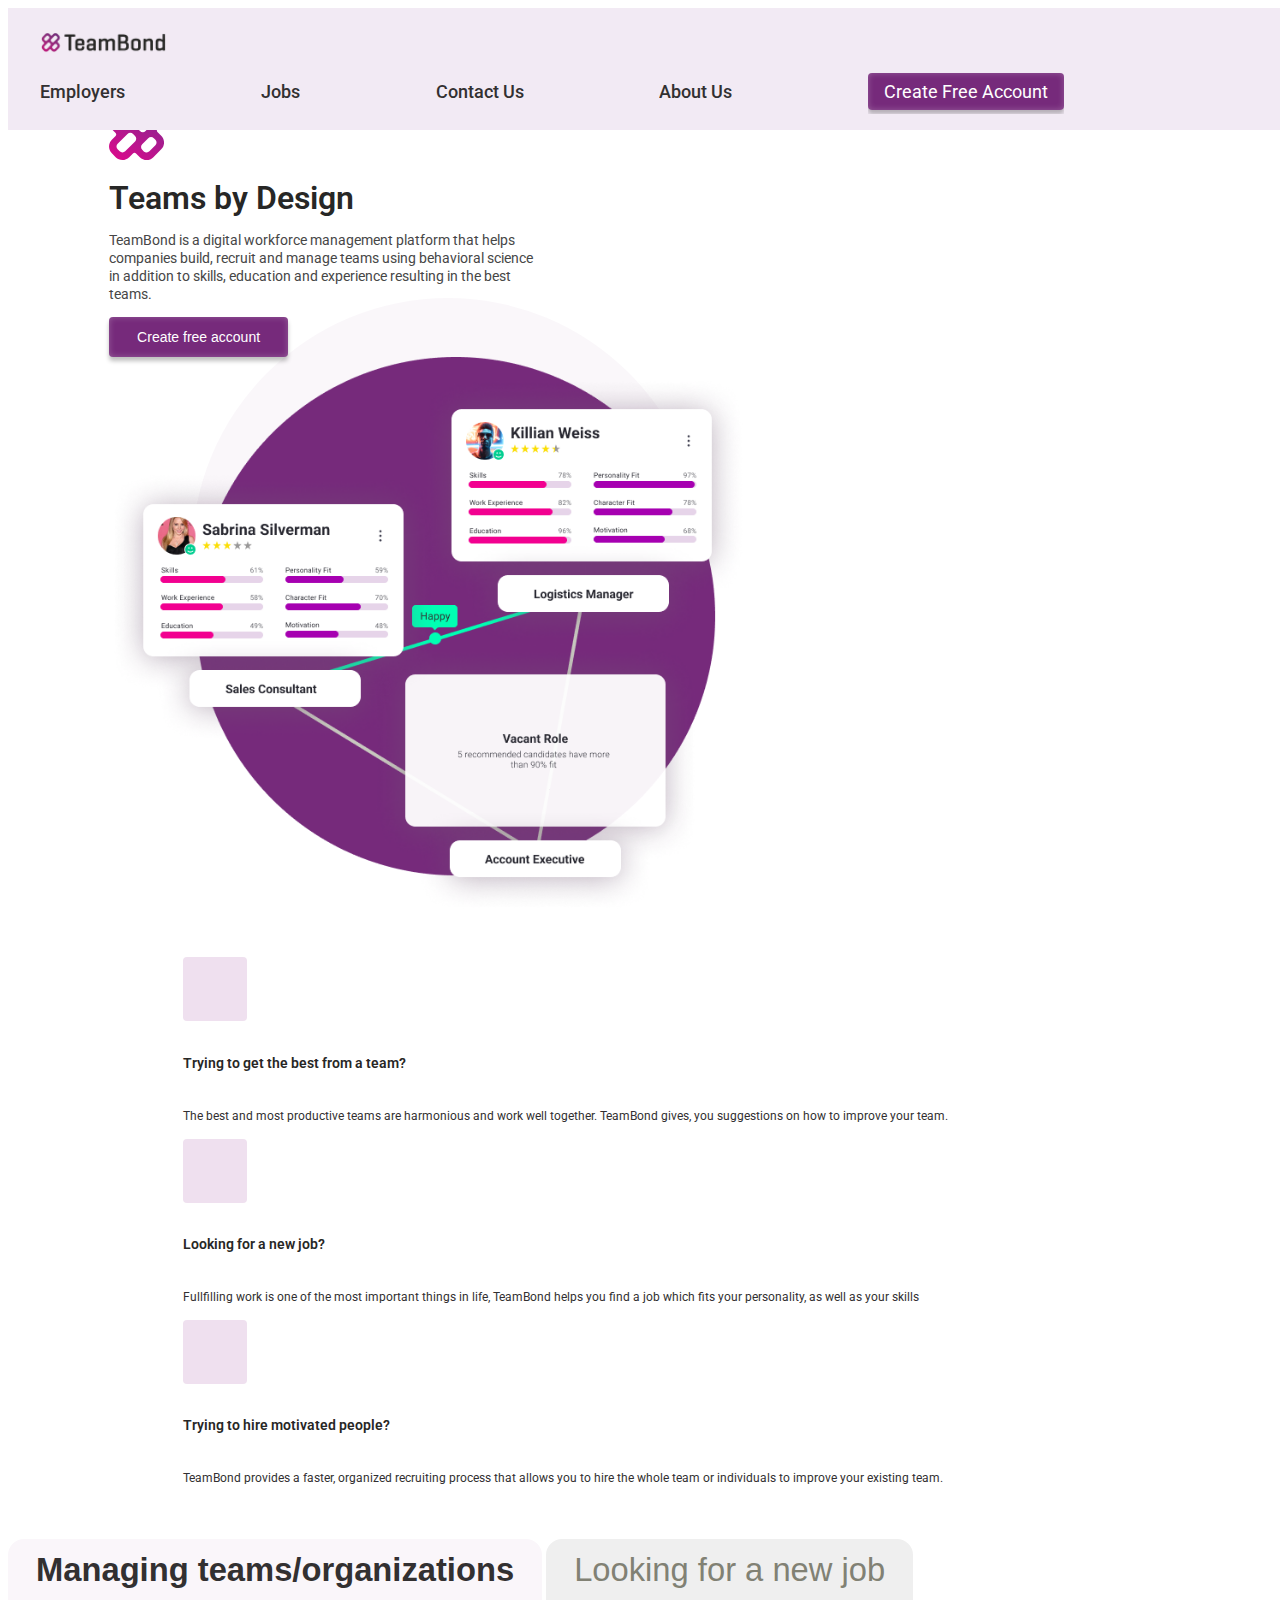
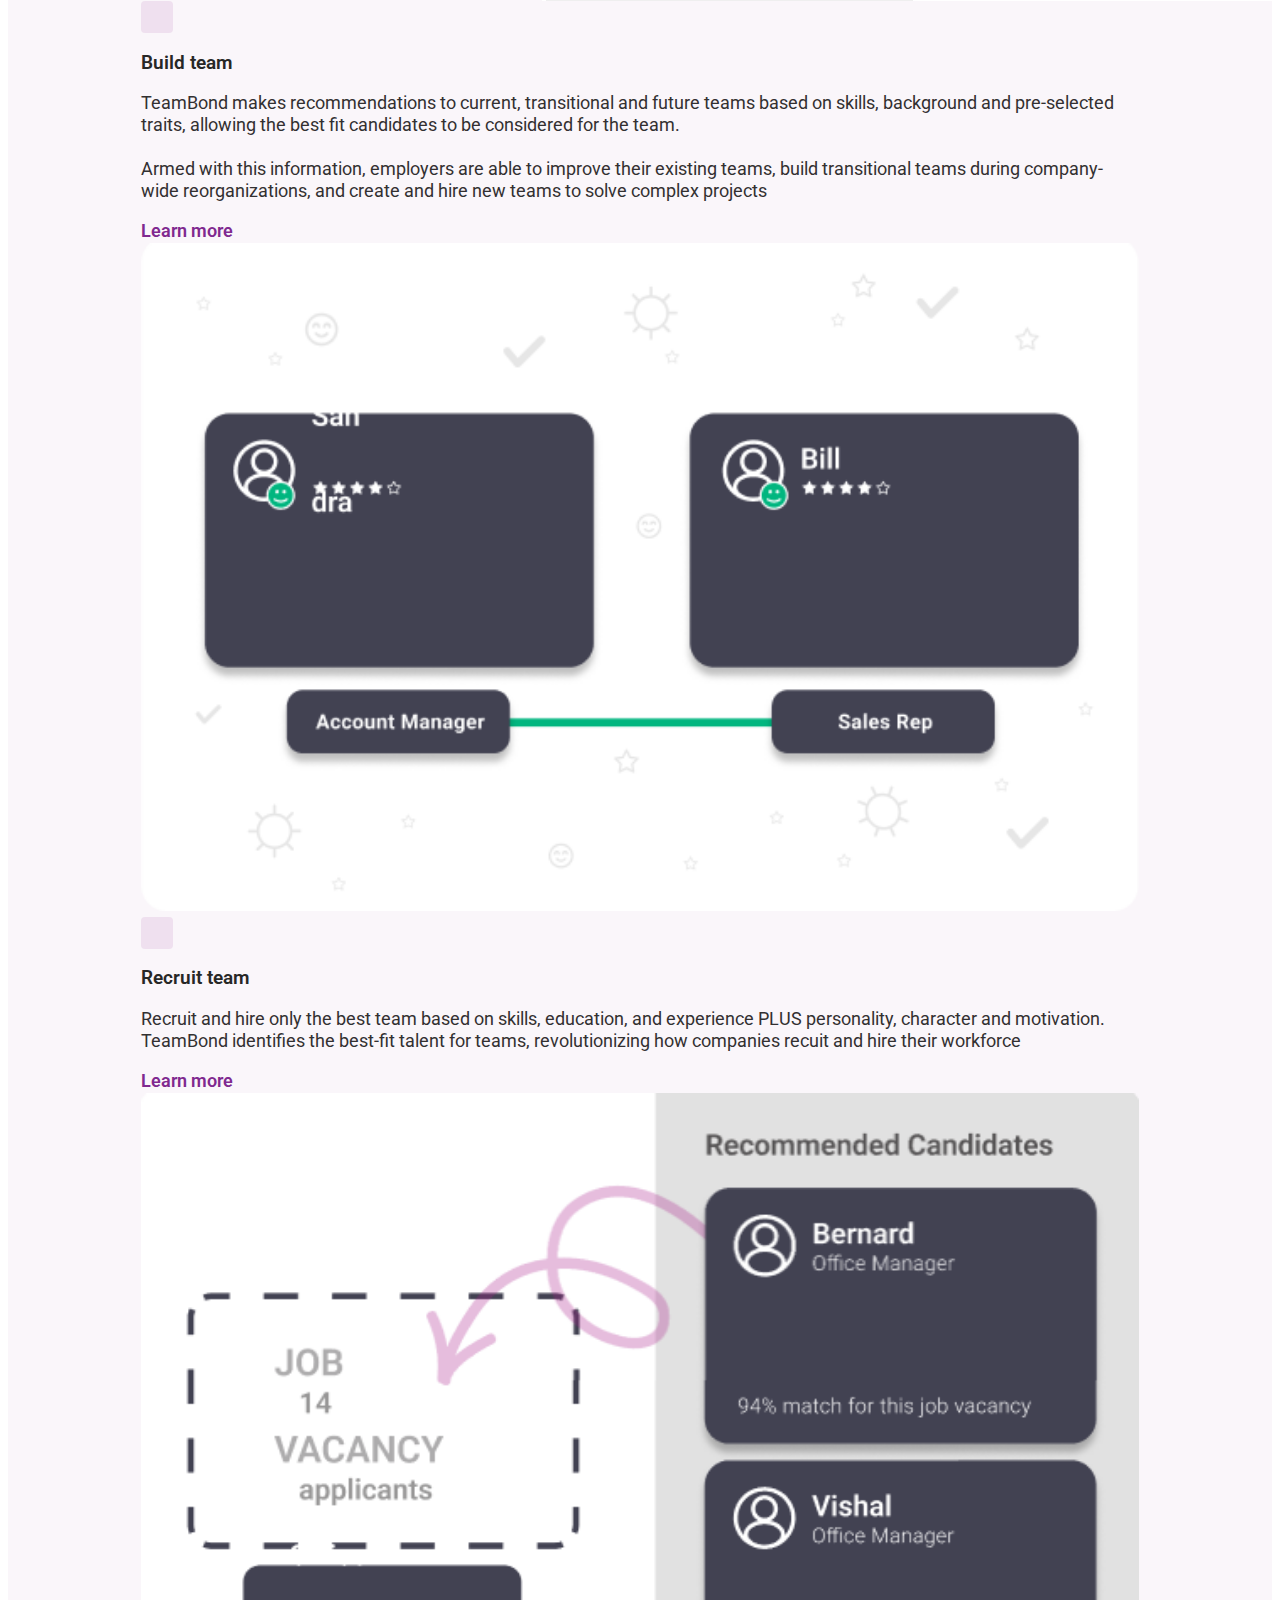
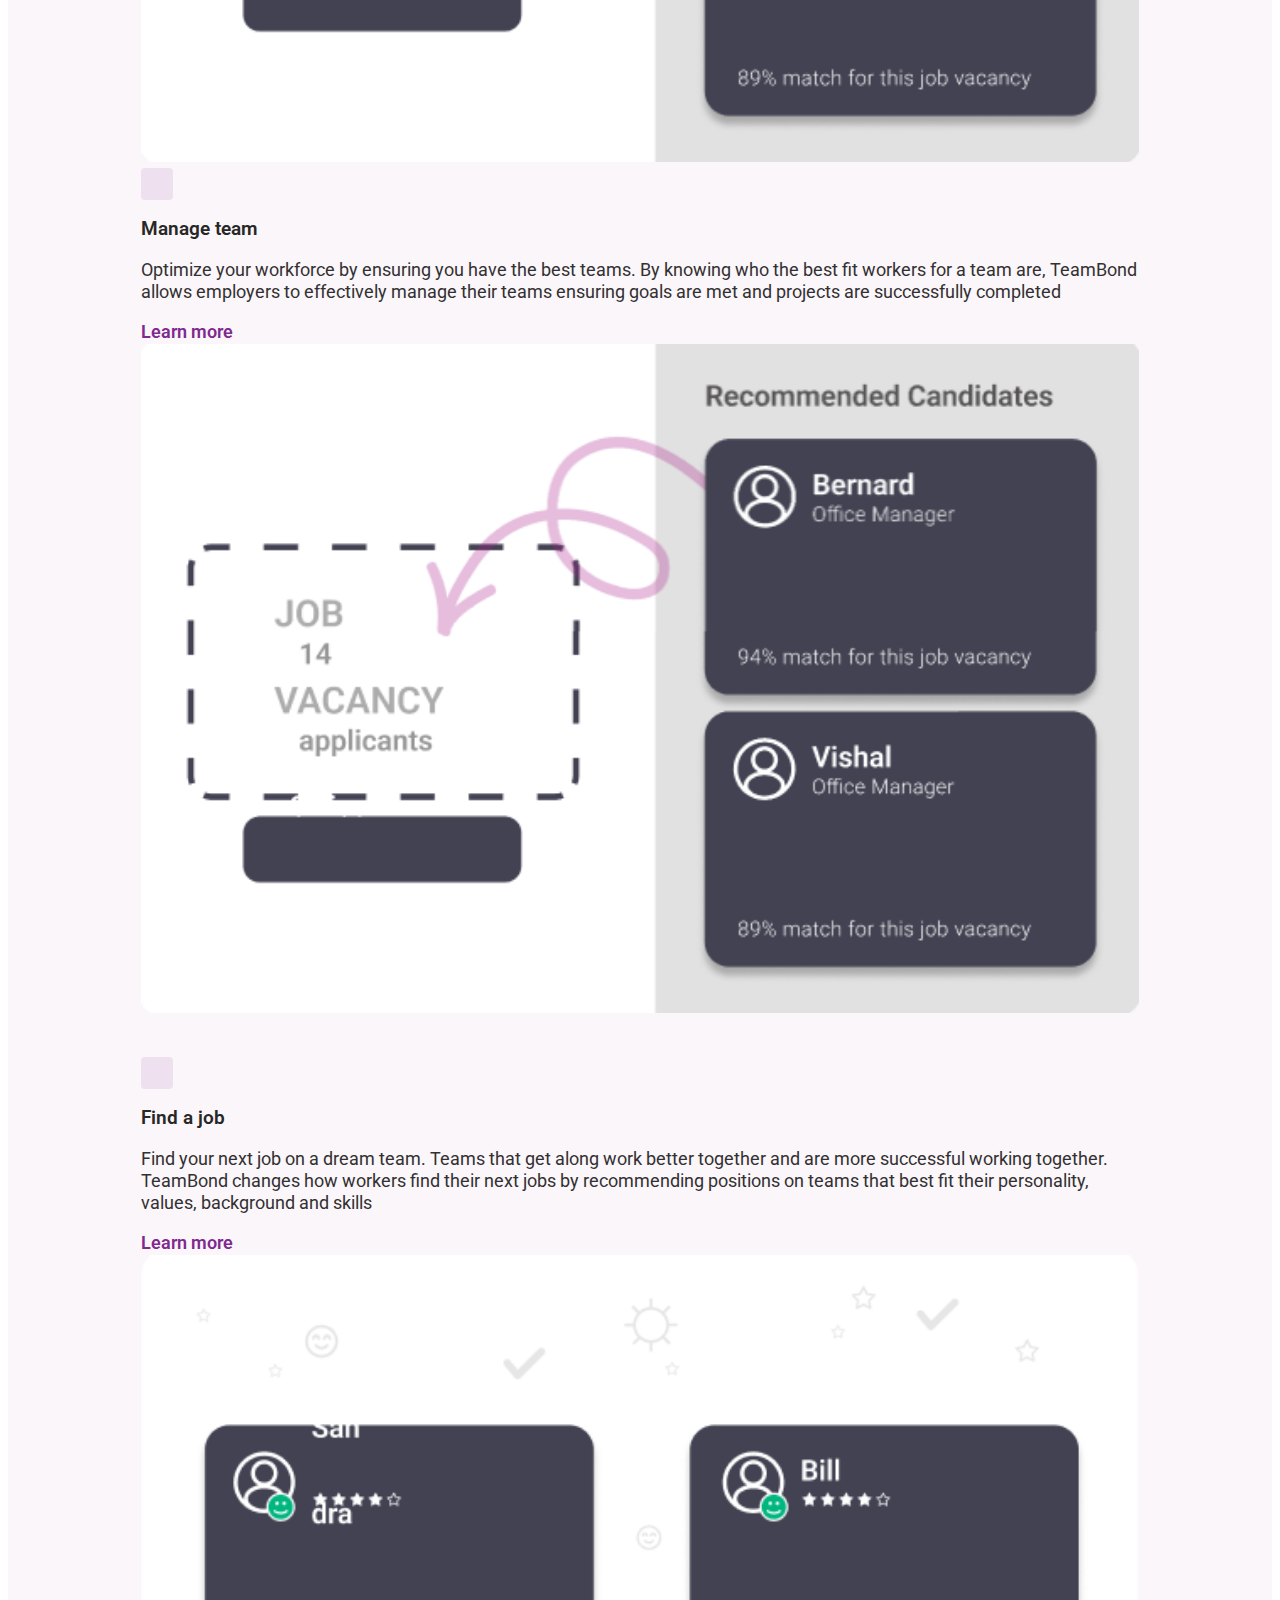
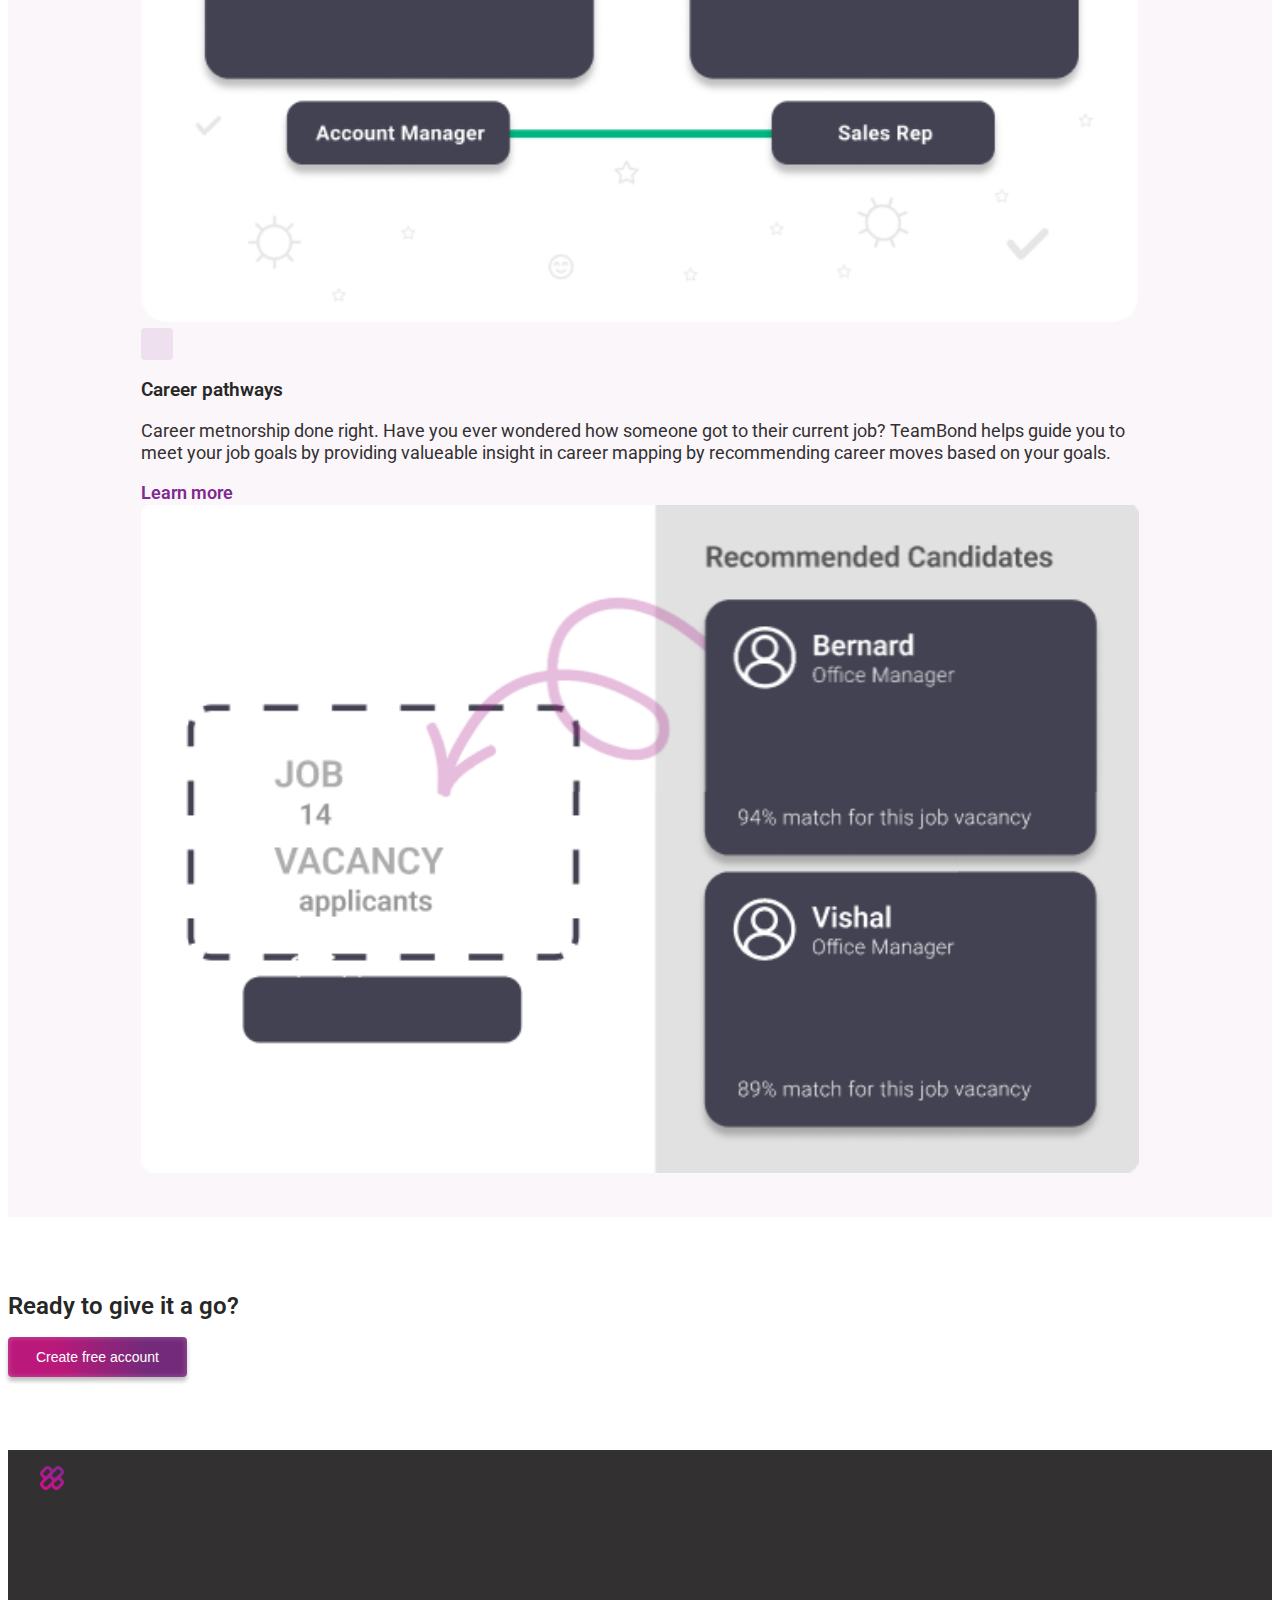
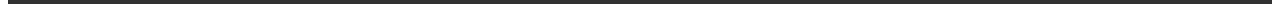
<file: index.html>
<!DOCTYPE html>
<html lang="en">

<head>
    <meta charset="utf-8">
    <meta name="viewport" content="width=device-width, initial-scale=1">

    <title>Home - TeamBond</title>
    <link href="./css/index.css" rel="stylesheet">
    <link href="./css/common.css" rel="stylesheet">
    <link href="./css/footer.css" rel="stylesheet">
    <link rel="icon" type="image/x-icon" href="./img/logo_symbol.svg">

    <!-- Latest compiled and minified CSS -->
    <link href="https://cdn.jsdelivr.net/npm/bootstrap@5.0.2/dist/css/bootstrap.min.css" rel="stylesheet"
        integrity="sha384-EVSTQN3/azprG1Anm3QDgpJLIm9Nao0Yz1ztcQTwFspd3yD65VohhpuuCOmLASjC" crossorigin="anonymous">

    <!-- jQuery library -->
    <script src="https://ajax.googleapis.com/ajax/libs/jquery/3.6.0/jquery.min.js"></script>

    <!-- Latest compiled JavaScript -->
    <script src="https://cdn.jsdelivr.net/npm/bootstrap@5.0.2/dist/js/bootstrap.bundle.min.js"
        integrity="sha384-MrcW6ZMFYlzcLA8Nl+NtUVF0sA7MsXsP1UyJoMp4YLEuNSfAP+JcXn/tWtIaxVXM"
        crossorigin="anonymous"></script>
    
    <script src="js/index.js"></script> 

    <link rel="preconnect" href="https://fonts.googleapis.com">
    <link rel="preconnect" href="https://fonts.gstatic.com" crossorigin>
    <link href="https://fonts.googleapis.com/css2?family=Roboto:wght@300;400;500;700;900&display=swap" rel="stylesheet">

    <script>
        // $(function () {
        //     $("#headerContent").load("./components/header.html");
        // });
        // $(function () {
        //     $("#footerContent").load("./components/footer.html");
        // });
    </script>
    <style>
        .tabs-container {
            padding-top: 0px!important
        }
        .background-circle {
            left: 15vw;
        }
    </style>
</head>

<body>
    <!-- header -->
    <div id="headerContent" class="header-container">
        <div class="d-flex flex-row flex-wrap justify-content-between">
            <a href="./index.html" class="hover pe-4"><img src="img/logo_dark.png" width="127" height="21"></a>
            <input id="menu-toggle" type="checkbox" onclick="menuToggle()"/>
            <label class="menu-button-container" for="menu-toggle">
            <div class="menu-button"></div>
          </label>
            <ul class="d-flex flex-row flex-wrap align-items-center menu">
                <li><a href="./components/employers.html" class="hover link semi-bold">Employers</a></li>
                <li><a href="./components/jobs.html" class="hover link semi-bold">Jobs</a></li>
                <li><a href="contact.html" class="hover link semi-bold">Contact Us</a></li>
                <li><a href="/components/aboutus.html" class="hover link semi-bold">About Us</a></li>
                <li> <a href="components/accountSetup/accountType.html" class="primary-button button-shadow header-button hover">Create Free Account</a></li>
            </ul>
        </div>
    </div>

    <!-- First view after load -->
    <div class="d-flex flex-md-row flex-column align-items-center home-container first-item">
        <div class="home-left-section pe-md-4">
            <img src="./img/logo_symbol.svg" class="home-container-logo d-none d-md-block mb-md-4" width="55px" height="55px">
            <h1 class="display-4 first-text">Teams by Design</h1>
            <p class="dark-gray small-text my-3">TeamBond is a digital workforce management platform that helps companies build, recruit and manage teams
                using behavioral science in addition to skills, education and experience resulting in the best teams.
            </p>
            <button class="primary-button button-shadow mt-3">Create free account</button>
        </div>
        <div class="home-right-section">
            <img src="./img/home/image_3.png" class="home-image">
        </div>
        <div class="background-circle"></div>
    </div>

    <div class="goals-container d-flex flex-md-row flex-column">
        <div class="d-flex flex-md-column align-items-start align-items-md-center text-md-center">
            <div class="big-square-mark mb-4"></div>
            <div class="ms-4 ms-md-0">
                <h6 class="small-text">Trying to get the best from a team?</h6>
                <p class="extra-small-text">The best and most productive teams are harmonious and work well together. TeamBond gives, you
                    suggestions on how to improve your team.</p>
            </div>

        </div>
        <div class="d-flex flex-md-column align-items-start align-items-md-center text-md-center">
            <div class="big-square-mark mb-4"></div>
            <div class="ms-4 ms-md-0">
                <h6 class="small-text">Looking for a new job?</h6>
                <p class="extra-small-text">Fullfilling work is one of the most important things in life, TeamBond helps you find a job which
                    fits your personality, as well as your skills</p>
            </div>
        </div>
        <div class="d-flex flex-md-column align-items-start align-items-md-center text-md-center">
            <div class="big-square-mark mb-4"></div>
            <div class="ms-4 ms-md-0">
                <h6 class="small-text">Trying to hire motivated people?</h6>
                <p class="extra-small-text">TeamBond provides a faster, organized recruiting process that allows you to hire the whole team
                    or individuals to improve your existing team.</p>
            </div>
        </div>
    </div>

    <!-- Tab headings -->
    <div class="nav nav-tabs custom-nav-tabs d-flex justify-content-center flex-row" id="myTab" role="tablist">
        <button class="nav-link active p-4" data-bs-toggle="tab" data-bs-target="#tab1"
            type="button" role="tab">Managing teams/organizations</button>
        <button class="nav-link p-4" data-bs-toggle="tab" data-bs-target="#tab2"
            type="button" role="tab">Looking for a new job</button>
    </div>

    <div class="tab-content" id="myTabContent">
        <!-- Tab 1 -->
        <div class="pink-background tabs-container tab-pane fade show active" id="tab1" role="tabpanel">
            <div
                class="container tab-content d-flex flex-column flex-md-row align-items-md-center flex-custom-space-between py-4 py-md-5">
                <div class="col-md-6">
                    <div class="square-mark"></div>
                    <h3 class="pt-4 pb-4">Build team</h3>
                    <p>TeamBond makes recommendations to current, transitional and future teams based on skills,
                        background
                        and pre-selected traits, allowing the best fit candidates to be considered for the team.
                        <br /><br />
                        Armed with this information, employers are able to improve their existing teams, build
                        transitional
                        teams during company-wide reorganizations, and create and hire new teams to solve complex
                        projects
                    </p>
                    <a class="link primary-color bold" href="">Learn more</a>
                </div>
                <div class="col-md-6">
                    <img src="./img/home/image_1.png" class="subsection-image">
                </div>
            </div>

            <div
                class="container tab-content d-flex flex-column flex-md-row align-items-md-center flex-custom-space-between py-4 py-md-5">
                <div class="col-md-6 order-md-2">
                    <div class="square-mark"></div>
                    <h3 class="pt-4 pb-4">Recruit team</h3>
                    <p>Recruit and hire only the best team based on skills, education, and experience PLUS personality,
                        character and motivation. TeamBond identifies the best-fit talent for teams, revolutionizing how
                        companies recuit and hire their workforce
                    </p>
                    <a class="link primary-color bold" href="">Learn more</a>
                </div>
                <div class="col-md-6 order-md-1">
                    <img src="./img/home/image_2.png" class="subsection-image">
                </div>
            </div>

            <div
                class="container tab-content d-flex flex-column flex-md-row align-items-md-center flex-custom-space-between py-4 py-md-5">
                <div class="col-md-6">
                    <div class="square-mark"></div>
                    <h3 class="pt-4 pb-4">Manage team</h3>
                    <p>Optimize your workforce by ensuring you have the best teams. By knowing who the best fit workers
                        for a team are, TeamBond allows employers to effectively manage their teams ensuring goals are
                        met and projects are successfully completed
                    </p>
                    <a class="link primary-color bold" href="">Learn more</a>
                </div>
                <div class="col-md-6">
                    <img src="./img/home/image_2.png" class="subsection-image">
                </div>
            </div>
        </div>

        <!-- Tab 2 -->
        <div class="pink-background tabs-container tab-pane fade" id="tab2" role="tabpanel">
            <div
                class="container tab-content d-flex flex-column flex-md-row align-items-md-center flex-custom-space-between py-4 py-md-5">
                <div class="col-md-6">
                    <div class="square-mark"></div>
                    <h3 class="pt-4 pb-4">Find a job</h3>
                    <p>Find your next job on a dream team. Teams that get along work better together and are more
                        successful working together. TeamBond changes how workers find their next jobs by recommending
                        positions on teams that best fit their personality, values, background and skills
                    </p>
                    <a class="link primary-color bold" href="">Learn more</a>
                </div>
                <div class="col-md-6">
                    <img src="./img/home/image_1.png" class="subsection-image">
                </div>
            </div>

            <div
                class="container tab-content d-flex flex-column flex-md-row align-items-md-center flex-custom-space-between py-4 py-md-5">
                <div class="col-md-6 order-md-2">
                    <div class="square-mark"></div>
                    <h3 class="pt-4 pb-4">Career pathways</h3>
                    <p>Career metnorship done right. Have you ever wondered how someone got to their current job?
                        TeamBond helps guide you to meet your job goals by providing valueable insight in career mapping
                        by recommending career moves based on your goals.
                    </p>
                    <a class="link primary-color bold" href="">Learn more</a>
                </div>
                <div class="col-md-6 order-md-1">
                    <img src="./img/home/image_2.png" class="subsection-image">
                </div>
            </div>
        </div>
    </div>

    <div class="container-fluid text-center ready-section">
        <h2 class="pb-3">Ready to give it a go?</h2>
        <button class="gradient-button button-shadow">Create free account</button>
    </div>

    <!-- footer -->
    <div id="footerContent">
        <div class="charcoal-background footer-container">
            <div class="container-fluid d-flex flex-sm-row flex-column justify-content-center align-items-center footer-subcontainer">
                <div class="footer-image d-flex flex-row justify-content-center align-items-center m-0 px-4 px-md-0">
                    <img src="./img/logo_symbol.svg">
                    <p class="footer-logo-text text-white mb-0 ms-3">TeamBond</p>
                </div>
                <div class="d-flex flex-column flex-sm-row footer-text-box">
                    <a href="javascript: void(0)" class="link text-white px-4 footer-text">Privacy Policy</a>
                    <a href="javascript: void(0)" class="link text-white px-4 footer-text">Terms &amp; Conditions</a>
                    <a href="javascript: void(0)" class="link text-white px-4 footer-text">Cookie Policy</a>
                </div>
            </div>
        </div>
    </div>
</body>

</html>
</file>
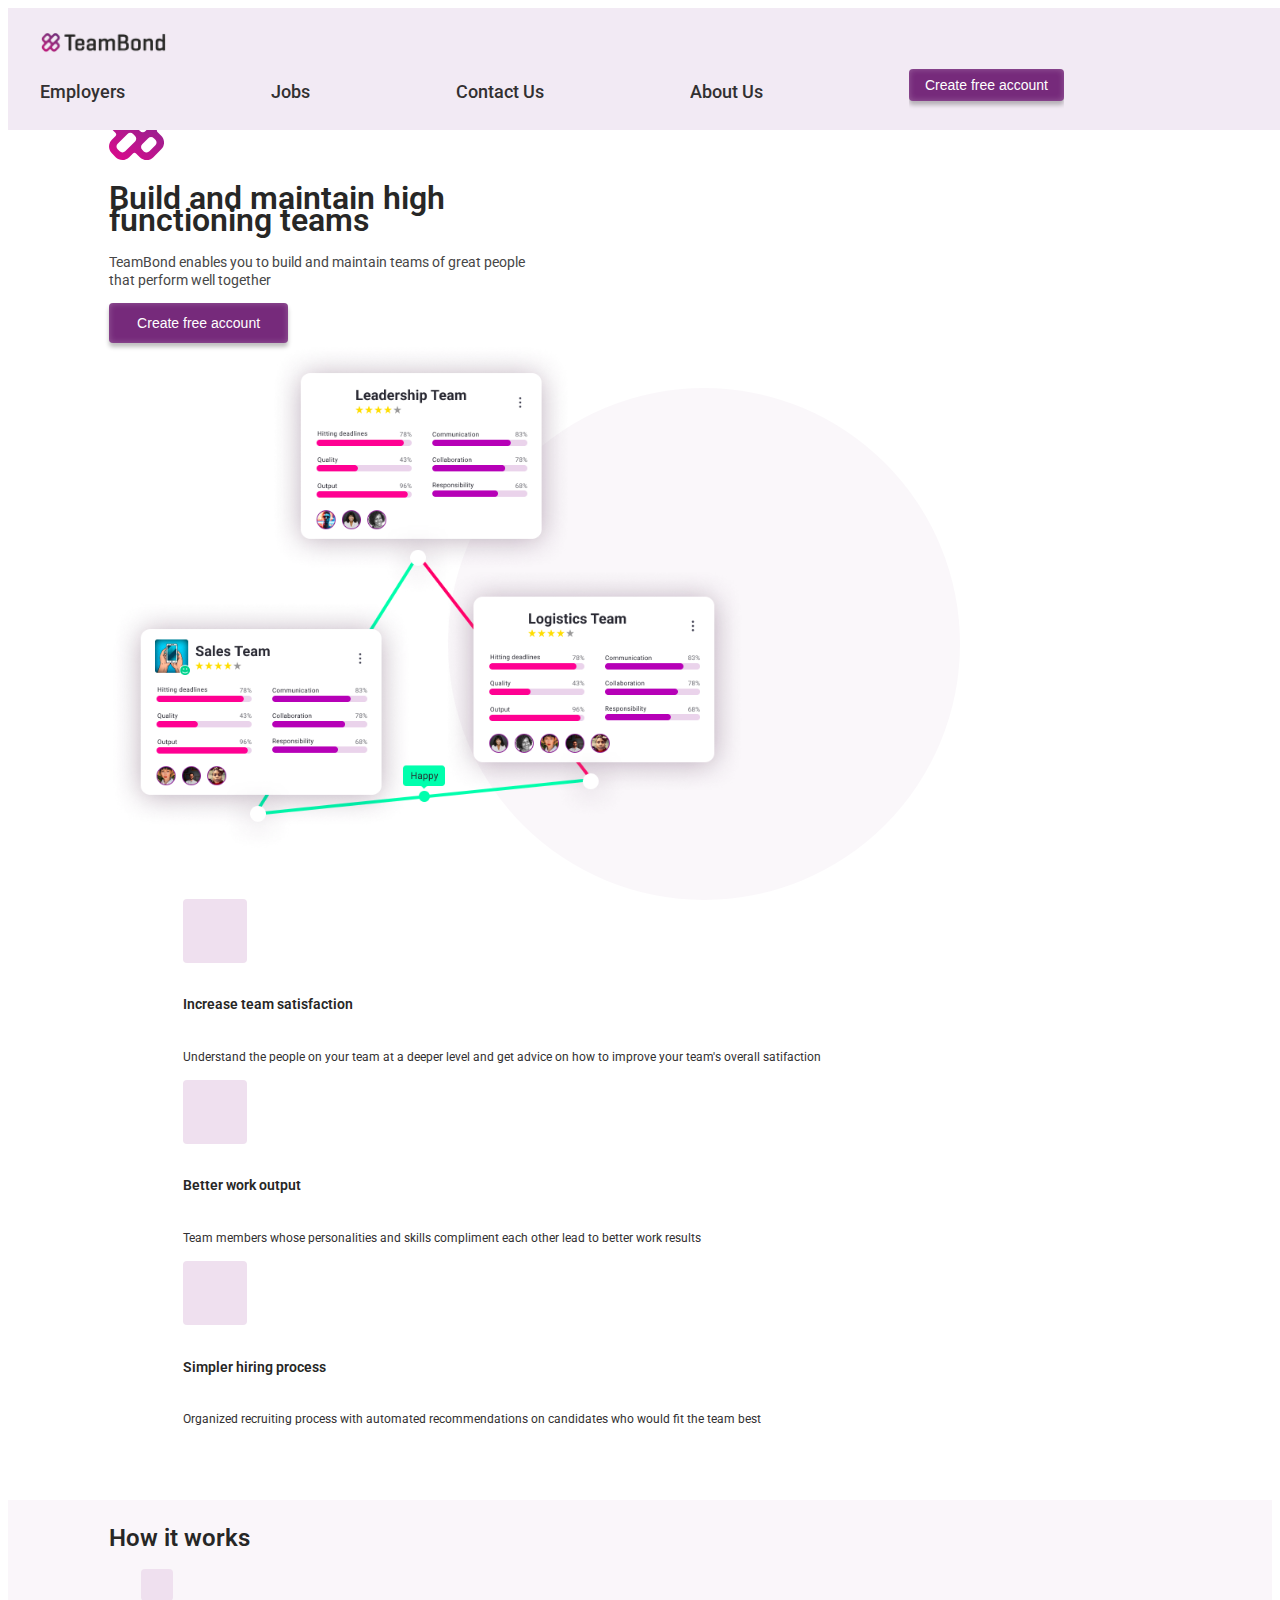
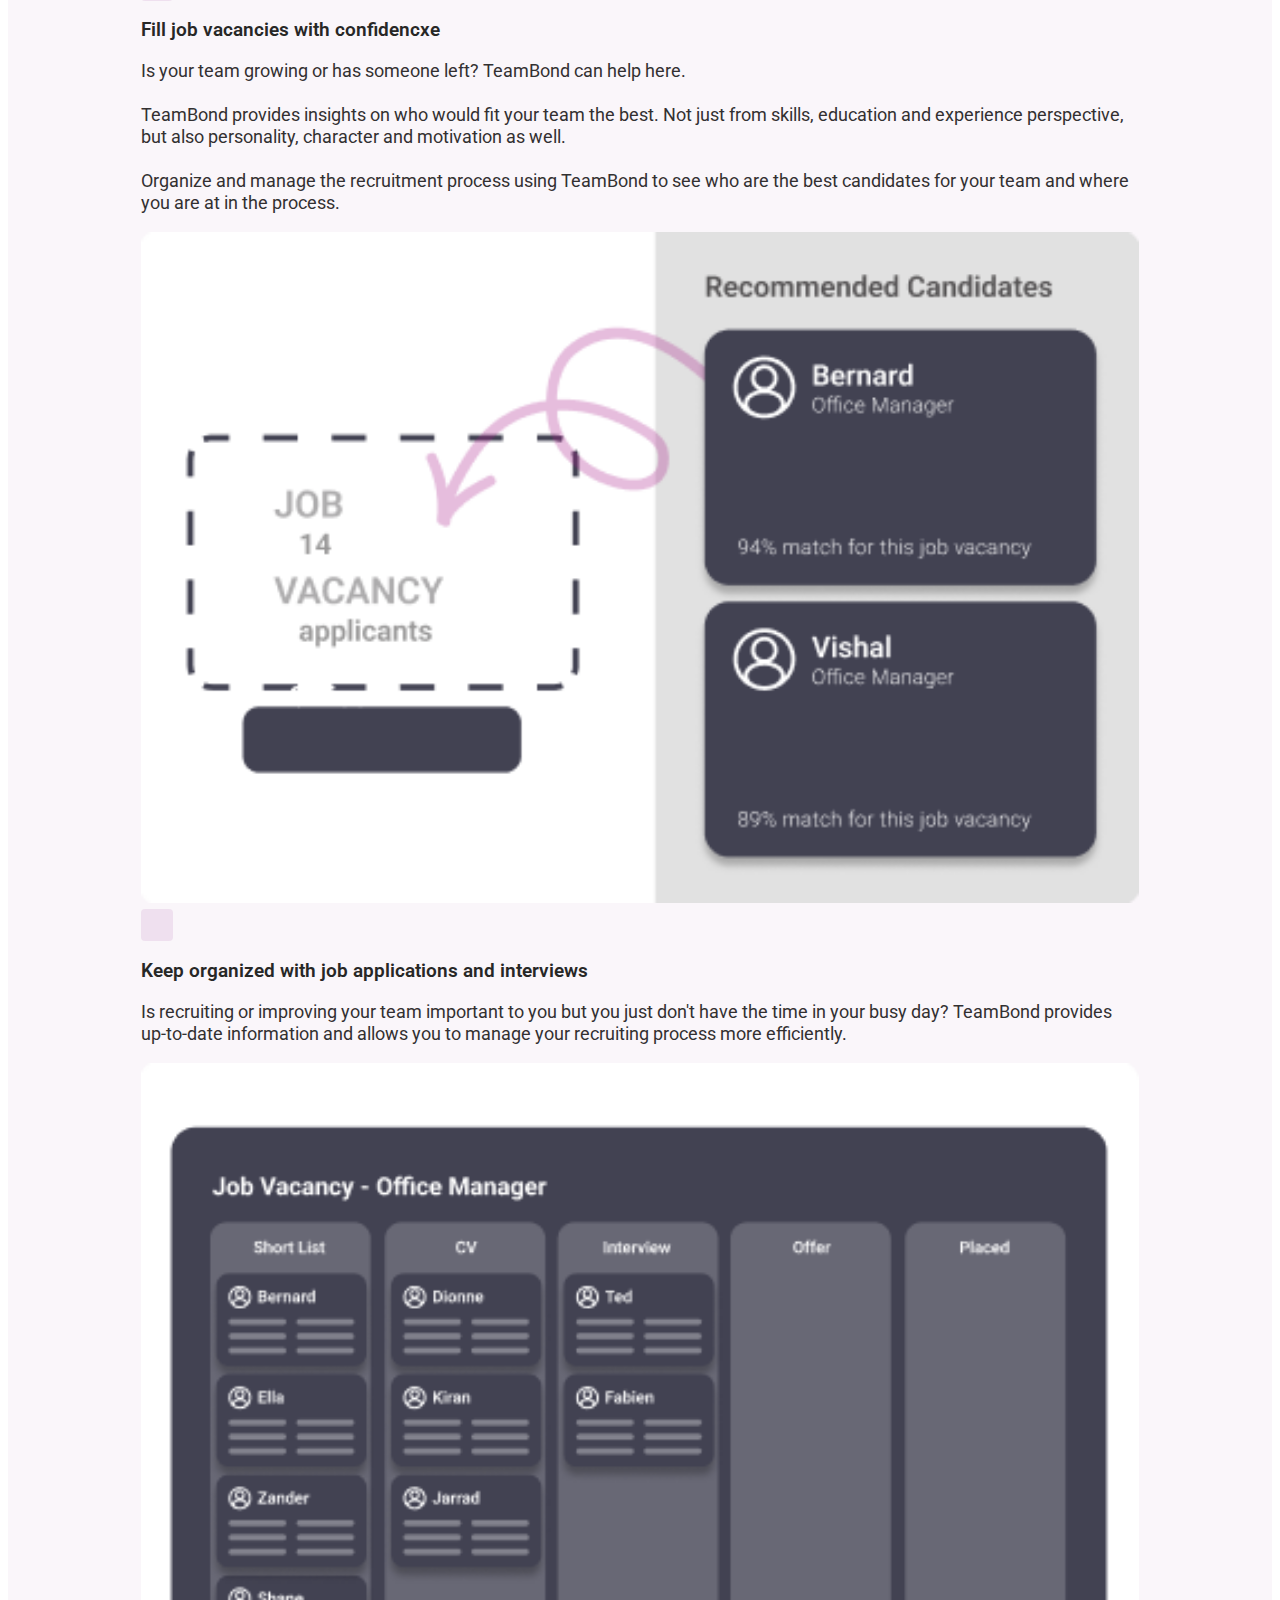
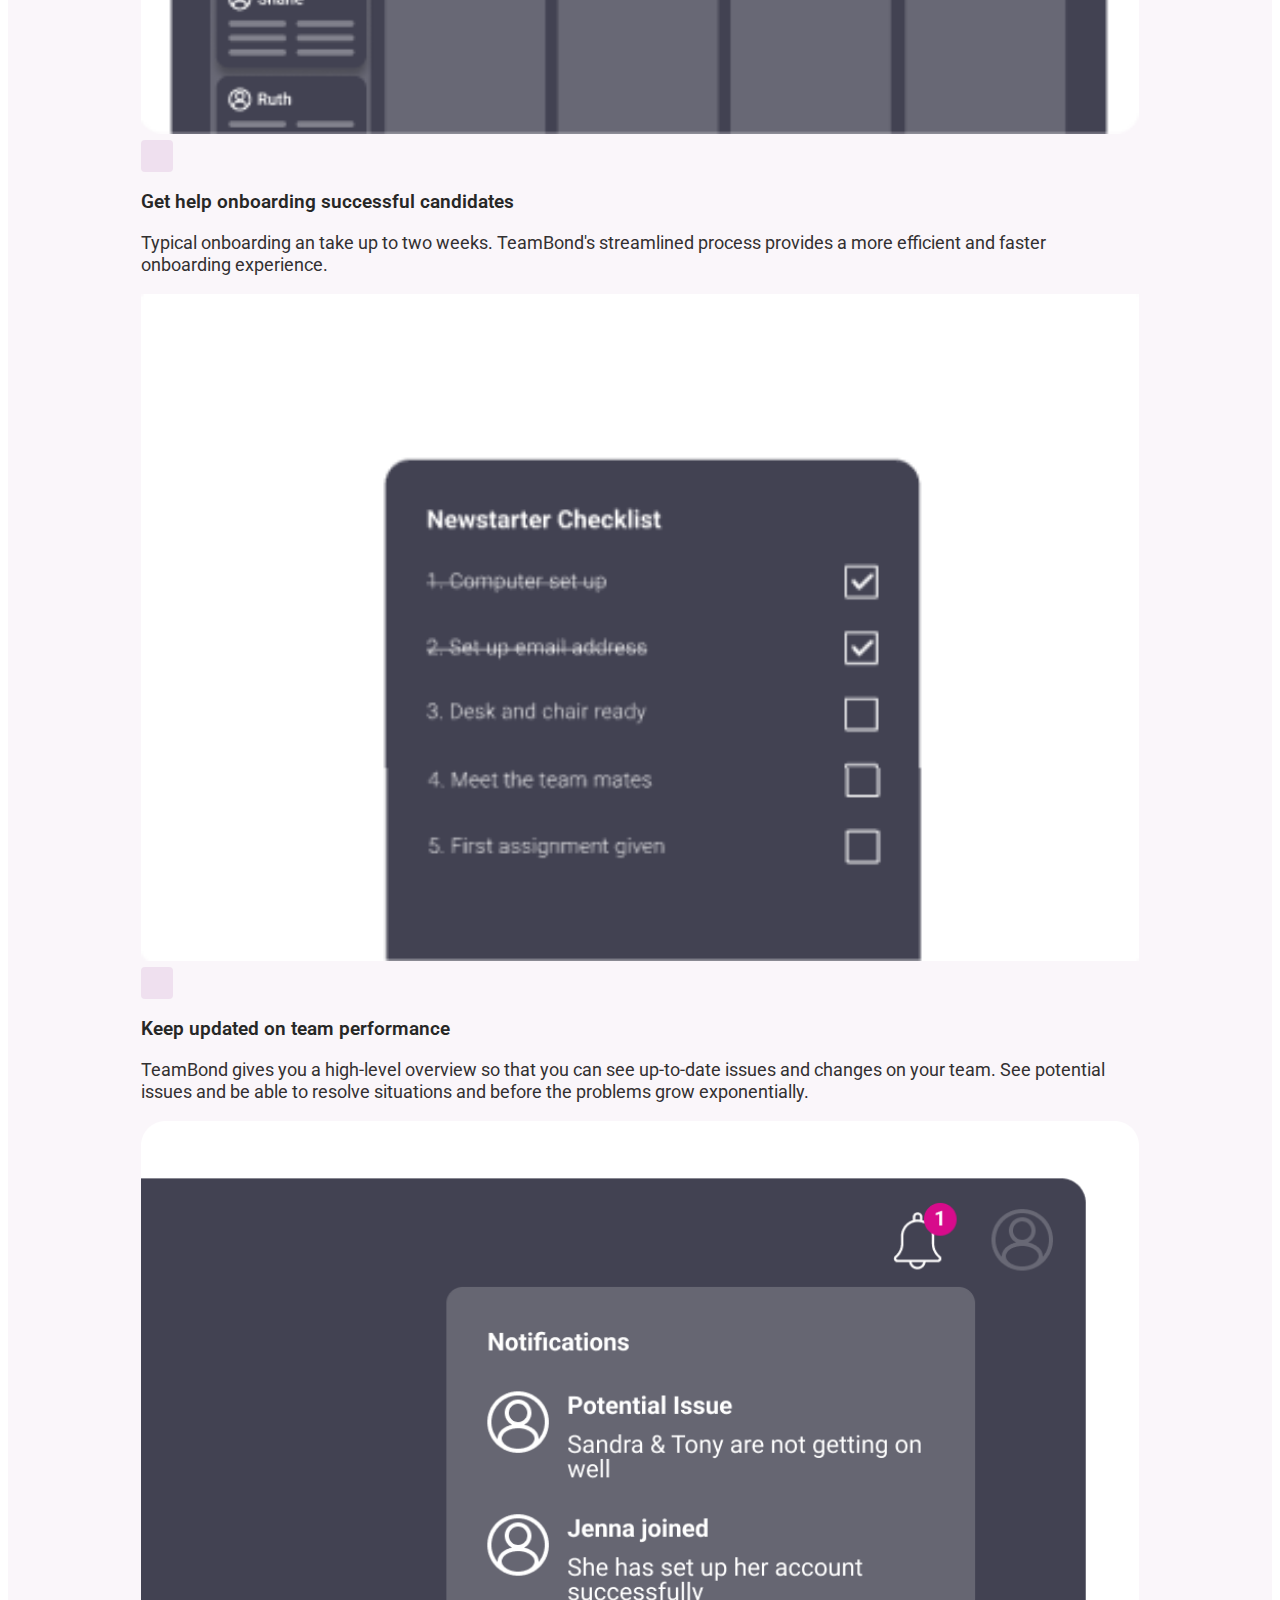
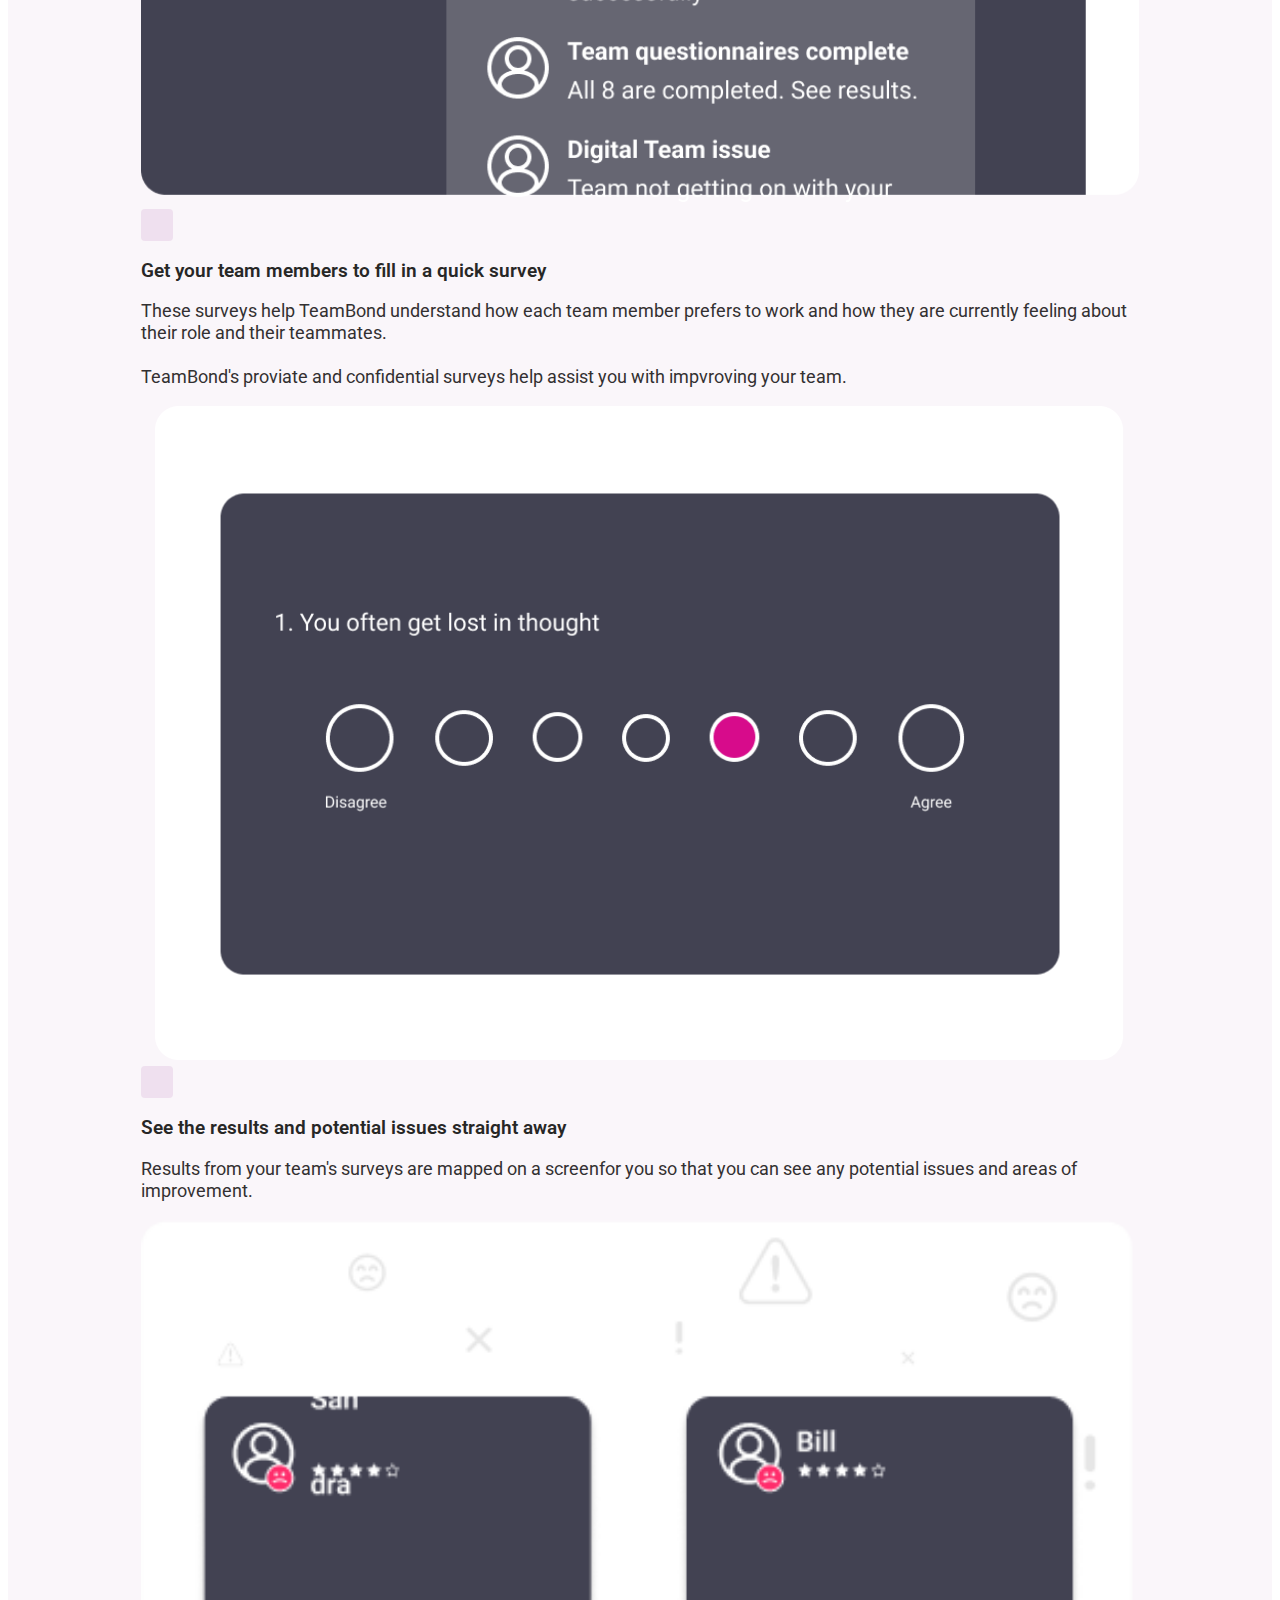
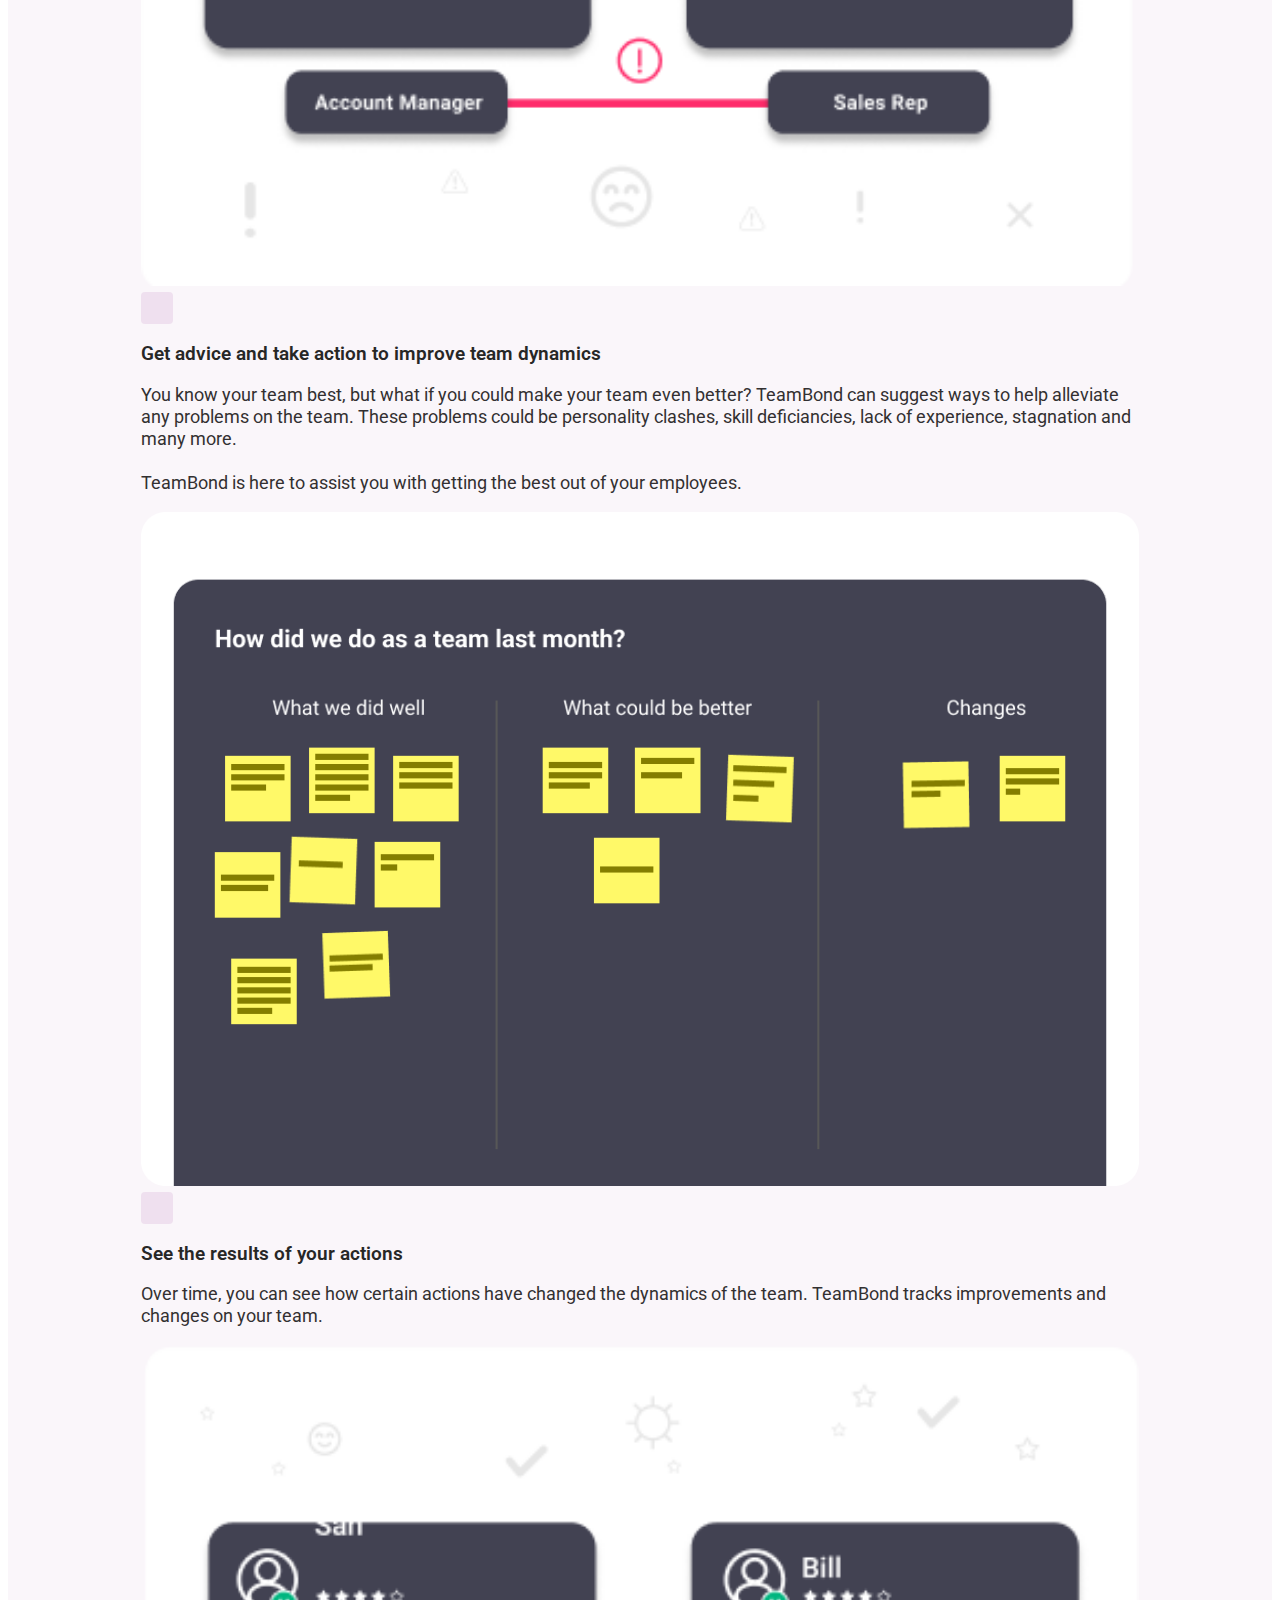
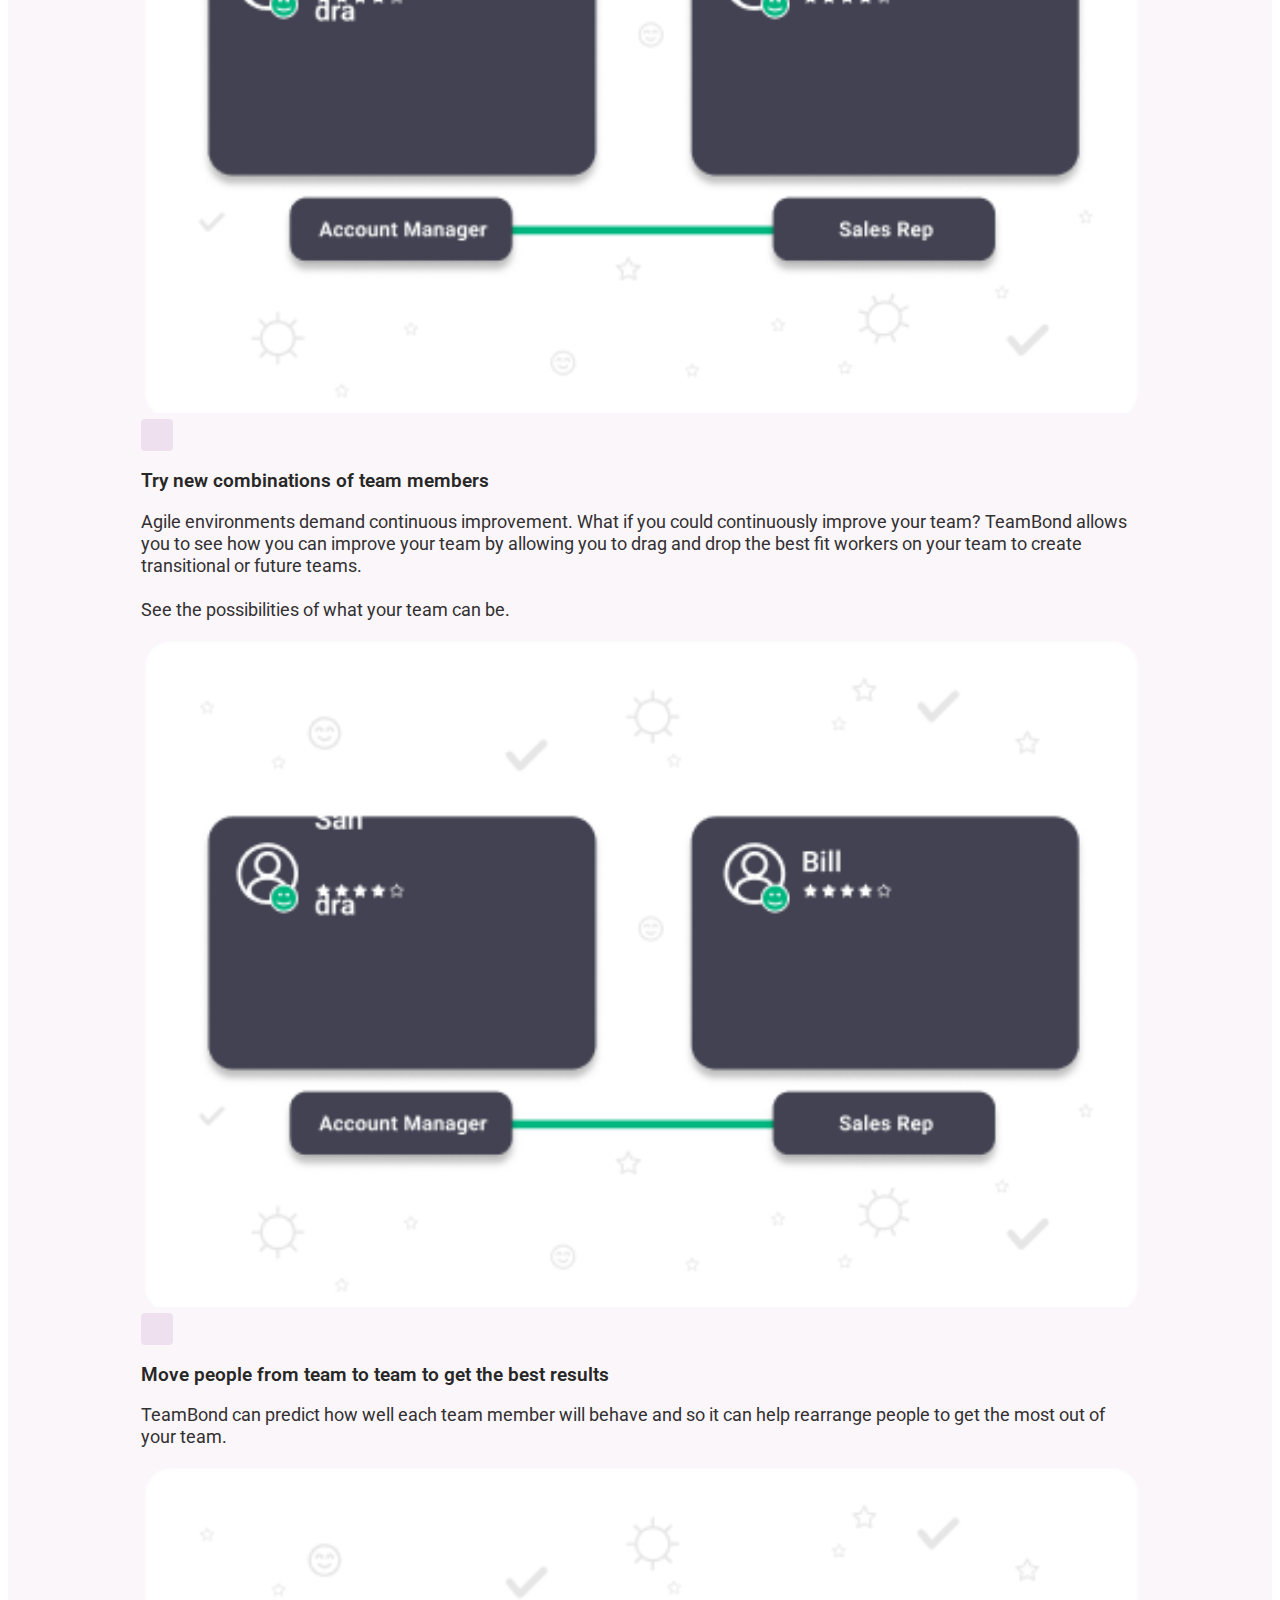
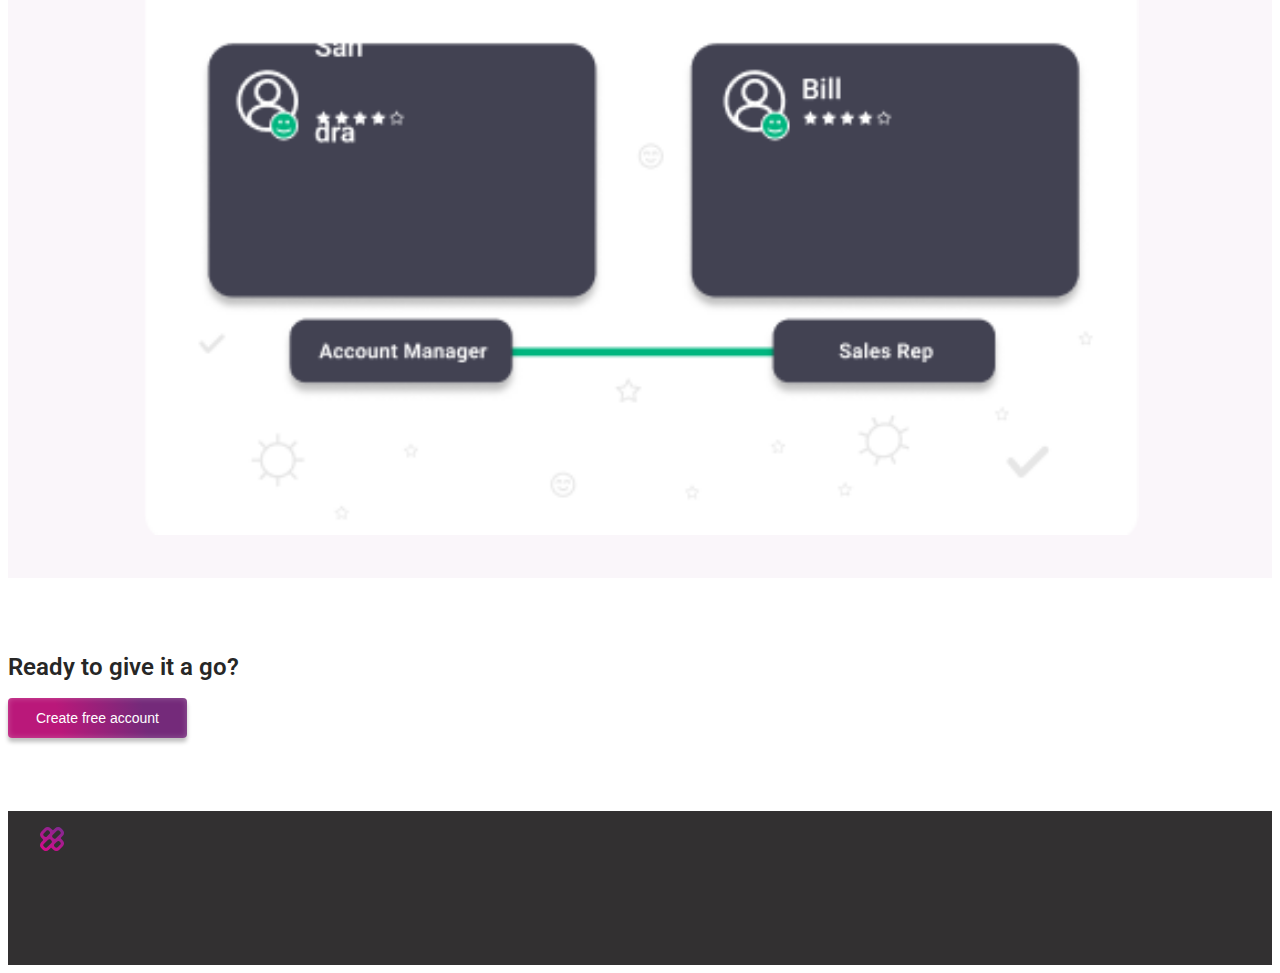
<file: components/employers.html>
<!DOCTYPE html>
<html lang="en">

<head>
    <meta charset="utf-8">
    <meta name="viewport" content="width=device-width, initial-scale=1">

    <title>Employers - TeamBond</title>

    <link href="./../css/index.css" rel="stylesheet">
    <link href="./../css/common.css" rel="stylesheet">
    <link href="./../css/footer.css" rel="stylesheet">
    <link rel="icon" type="image/x-icon" href="./../img/logo_symbol.svg">

    <!-- Latest compiled and minified CSS -->
    <link href="https://cdn.jsdelivr.net/npm/bootstrap@5.0.2/dist/css/bootstrap.min.css" rel="stylesheet"
        integrity="sha384-EVSTQN3/azprG1Anm3QDgpJLIm9Nao0Yz1ztcQTwFspd3yD65VohhpuuCOmLASjC" crossorigin="anonymous">

    <!-- jQuery library -->
    <script src="https://ajax.googleapis.com/ajax/libs/jquery/3.6.0/jquery.min.js"></script>

    <!-- Latest compiled JavaScript -->
    <script src="https://cdn.jsdelivr.net/npm/bootstrap@5.0.2/dist/js/bootstrap.bundle.min.js"
        integrity="sha384-MrcW6ZMFYlzcLA8Nl+NtUVF0sA7MsXsP1UyJoMp4YLEuNSfAP+JcXn/tWtIaxVXM"
        crossorigin="anonymous"></script>
    <script src="../js/index.js"></script>

    <link rel="preconnect" href="https://fonts.googleapis.com">
    <link rel="preconnect" href="https://fonts.gstatic.com" crossorigin>
    <link href="https://fonts.googleapis.com/css2?family=Roboto:wght@300;400;500;700;900&display=swap" rel="stylesheet">

    <style>
        .tabs-container {
            padding-top: 0px!important
        }
        .background-circle {
            left: 35vw;
            bottom: 0%;
        }
    </style>
</head>

<body>
    <!-- header -->
    <div id="headerContent" class="header-container">
        <div class="d-flex flex-row flex-wrap justify-content-between">
            <a href="../index.html" class="hover pe-4"><img src="../img/logo_dark.png" width="127" height="21"></a>
            <input id="menu-toggle" type="checkbox" onclick="menuToggle()"/>
            <label class="menu-button-container" for="menu-toggle">
            <div class="menu-button"></div>
          </label>
            <ul class="d-flex flex-row flex-wrap align-items-center menu">
                <li><a href="employers.html" class="hover link semi-bold">Employers</a></li>
                <li><a href="jobs.html" class="hover link semi-bold">Jobs</a></li>
                <li><a href="contact.html" class="hover link semi-bold">Contact Us</a></li>
                <li><a href="aboutus.html" class="hover link semi-bold">About Us</a></li>
                <li><button class="hover primary-button button-shadow header-button">Create free account</button></li>
            </ul>
        </div>
    </div>

    <!-- First view after load -->
    <div class="d-flex flex-md-row flex-column align-items-center home-container">
        <div class="home-left-section pe-md-4">
            <img src="./../img/logo_symbol.svg" class="home-container-logo d-none d-md-block mb-md-4" width="55px"
                height="55px">
            <h1 class="display-4">Build and maintain high functioning teams</h1>
            <p class="dark-gray small-text my-3">TeamBond enables you to build and maintain teams of great people that
                perform well together
            </p>
            <button class="primary-button button-shadow mt-3">Create free account</button>
        </div>
        <div class="home-right-section">
            <img src="./../img/employers/image_employers.png" class="home-image">
        </div>
        <div class="background-circle"></div>
    </div>

    <div class="goals-container d-flex flex-md-row flex-column">
        <div class="d-flex flex-md-column align-items-start align-items-md-center text-md-center">
            <div class="big-square-mark mb-4"></div>
            <div class="ms-4 ms-md-0">
                <h6 class="small-text">Increase team satisfaction</h6>
                <p class="extra-small-text">Understand the people on your team at a deeper level and get advice on how to
                    improve your team's overall satifaction</p>
            </div>

        </div>
        <div class="d-flex flex-md-column align-items-start align-items-md-center text-md-center">
            <div class="big-square-mark mb-4"></div>
            <div class="ms-4 ms-md-0">
                <h6 class="small-text">Better work output</h6>
                <p class="extra-small-text">Team members whose personalities and skills compliment each other lead to better
                    work results</p>
            </div>
        </div>
        <div class="d-flex flex-md-column align-items-start align-items-md-center text-md-center">
            <div class="big-square-mark mb-4"></div>
            <div class="ms-4 ms-md-0">
                <h6 class="small-text">Simpler hiring process</h6>
                <p class="extra-small-text">Organized recruiting process with automated recommendations on candidates who
                    would fit the team best</p>
            </div>
        </div>
    </div>

    <!-- How it works -->
    <div class="tab-content">
        <div class="pink-background tabs-container">
            <div class="custom-nav-tabs d-flex justify-content-center flex-row">
                <h2 class="px-4" style="padding-top: 2.5%">How it works</h2>
            </div>
            <div
                class="container tab-content d-flex flex-column flex-md-row align-items-md-center flex-custom-space-between py-4 py-md-5">
                <div class="col-md-6">
                    <div class="square-mark"></div>
                    <h3 class="pt-4 pb-4">Fill job vacancies with confidencxe</h3>
                    <p>Is your team growing or has someone left? TeamBond can help here.
                        <br /><br />
                        TeamBond provides insights on who would fit your team the best. Not just from skills, education
                        and experience perspective, but also personality, character and motivation as well.
                        <br /><br />
                        Organize and manage the recruitment process using TeamBond to see who are the best candidates
                        for your team and where you are at in the process.
                    </p>
                </div>
                <div class="col-md-6">
                    <img src="./../img/employers/image_1.png" class="subsection-image">
                </div>
            </div>

            <div
                class="container tab-content d-flex flex-column flex-md-row align-items-md-center flex-custom-space-between py-4 py-md-5">
                <div class="col-md-6 order-md-2">
                    <div class="square-mark"></div>
                    <h3 class="pt-4 pb-4">Keep organized with job applications and interviews</h3>
                    <p>Is recruiting or improving your team important to you but you just don't have the time in your
                        busy day? TeamBond provides up-to-date information and allows you to manage your recruiting
                        process more efficiently.
                    </p>
                </div>
                <div class="col-md-6 order-md-1">
                    <img src="./../img/employers/image_2.png" class="subsection-image">
                </div>
            </div>

            <div
                class="container tab-content d-flex flex-column flex-md-row align-items-md-center flex-custom-space-between py-4 py-md-5">
                <div class="col-md-6">
                    <div class="square-mark"></div>
                    <h3 class="pt-4 pb-4">Get help onboarding successful candidates</h3>
                    <p>Typical onboarding an take up to two weeks. TeamBond's streamlined process provides a more
                        efficient and faster onboarding experience.
                    </p>
                </div>
                <div class="col-md-6">
                    <img src="./../img/employers/image_3.png" class="subsection-image">
                </div>
            </div>

            <div
                class="container tab-content d-flex flex-column flex-md-row align-items-md-center flex-custom-space-between py-4 py-md-5">
                <div class="col-md-6 order-md-2">
                    <div class="square-mark"></div>
                    <h3 class="pt-4 pb-4">Keep updated on team performance</h3>
                    <p>TeamBond gives you a high-level overview so that you can see up-to-date issues and changes on
                        your team. See potential issues and be able to resolve situations and before the problems grow
                        exponentially.
                    </p>
                </div>
                <div class="col-md-6 order-md-1">
                    <img src="./../img/employers/image_4.png" class="subsection-image">
                </div>
            </div>

            <div
                class="container tab-content d-flex flex-column flex-md-row align-items-md-center flex-custom-space-between py-4 py-md-5">
                <div class="col-md-6">
                    <div class="square-mark"></div>
                    <h3 class="pt-4 pb-4">Get your team members to fill in a quick survey</h3>
                    <p>These surveys help TeamBond understand how each team member prefers to work and how they are
                        currently feeling about their role and their teammates.
                        <br /><br />
                        TeamBond's proviate and confidential surveys help assist you with impvroving your team.
                    </p>
                </div>
                <div class="col-md-6">
                    <img src="./../img/employers/image_5.png" class="subsection-image">
                </div>
            </div>

            <div
                class="container tab-content d-flex flex-column flex-md-row align-items-md-center flex-custom-space-between py-4 py-md-5">
                <div class="col-md-6 order-md-2">
                    <div class="square-mark"></div>
                    <h3 class="pt-4 pb-4">See the results and potential issues straight away</h3>
                    <p>Results from your team's surveys are mapped on a screenfor you so that you can see any potential
                        issues and areas of improvement.
                    </p>
                </div>
                <div class="col-md-6 order-md-1">
                    <img src="./../img/employers/image_6.png" class="subsection-image">
                </div>
            </div>

            <div
                class="container tab-content d-flex flex-column flex-md-row align-items-md-center flex-custom-space-between py-4 py-md-5">
                <div class="col-md-6">
                    <div class="square-mark"></div>
                    <h3 class="pt-4 pb-4">Get advice and take action to improve team dynamics</h3>
                    <p>You know your team best, but what if you could make your team even better? TeamBond can suggest
                        ways to help alleviate any problems on the team. These problems could be personality clashes,
                        skill deficiancies, lack of experience, stagnation and many more.
                        <br /><br />
                        TeamBond is here to assist you with getting the best out of your employees.
                    </p>
                </div>
                <div class="col-md-6">
                    <img src="./../img/employers/image_7.png" class="subsection-image">
                </div>
            </div>

            <div
                class="container tab-content d-flex flex-column flex-md-row align-items-md-center flex-custom-space-between py-4 py-md-5">
                <div class="col-md-6 order-md-2">
                    <div class="square-mark"></div>
                    <h3 class="pt-4 pb-4">See the results of your actions</h3>
                    <p>Over time, you can see how certain actions have changed the dynamics of the team. TeamBond tracks
                        improvements and changes on your team.
                    </p>
                </div>
                <div class="col-md-6 order-md-1">
                    <img src="./../img/employers/image_8.png" class="subsection-image">
                </div>
            </div>

            <div
                class="container tab-content d-flex flex-column flex-md-row align-items-md-center flex-custom-space-between py-4 py-md-5">
                <div class="col-md-6">
                    <div class="square-mark"></div>
                    <h3 class="pt-4 pb-4">Try new combinations of team members</h3>
                    <p>Agile environments demand continuous improvement. What if you could continuously improve your
                        team? TeamBond allows you to see how you can improve your team by allowing you to drag and drop
                        the best fit workers on your team to create transitional or future teams.
                        <br /><br />
                        See the possibilities of what your team can be.
                    </p>
                </div>
                <div class="col-md-6">
                    <img src="./../img/employers/image_9.png" class="subsection-image">
                </div>
            </div>

            <div
                class="container tab-content d-flex flex-column flex-md-row align-items-md-center flex-custom-space-between py-4 py-md-5">
                <div class="col-md-6 order-md-2">
                    <div class="square-mark"></div>
                    <h3 class="pt-4 pb-4">Move people from team to team to get the best results</h3>
                    <p>TeamBond can predict how well each team member will behave and so it can help rearrange people to
                        get the most out of your team.
                    </p>
                </div>
                <div class="col-md-6 order-md-1">
                    <img src="./../img/employers/image_10.png" class="subsection-image">
                </div>
            </div>
        </div>
    </div>

    <div class="container-fluid text-center ready-section">
        <h2 class="pb-3">Ready to give it a go?</h2>
        <button class="gradient-button button-shadow">Create free account</button>
    </div>

    <!-- footer -->
    <div id="footerContent">
        <div class="charcoal-background footer-container">
            <div class="container-fluid d-flex flex-sm-row flex-column justify-content-center align-items-center footer-subcontainer">
                <div class="footer-image d-flex flex-row justify-content-center align-items-center m-0 px-4 px-md-0">
                    <img src="./../img/logo_symbol.svg">
                    <p class="footer-logo-text text-white mb-0 ms-3">TeamBond</p>
                </div>
                <div class="d-flex flex-column flex-sm-row">
                    <a href="javascript: void(0)" class="link text-white px-4">Privacy Policy</a>
                    <a href="javascript: void(0)" class="link text-white px-4">Terms &amp; Conditions</a>
                    <a href="javascript: void(0)" class="link text-white px-4">Cookie Policy</a>
                </div>
            </div>
        </div>
    </div>
</body>

</html>
</file>
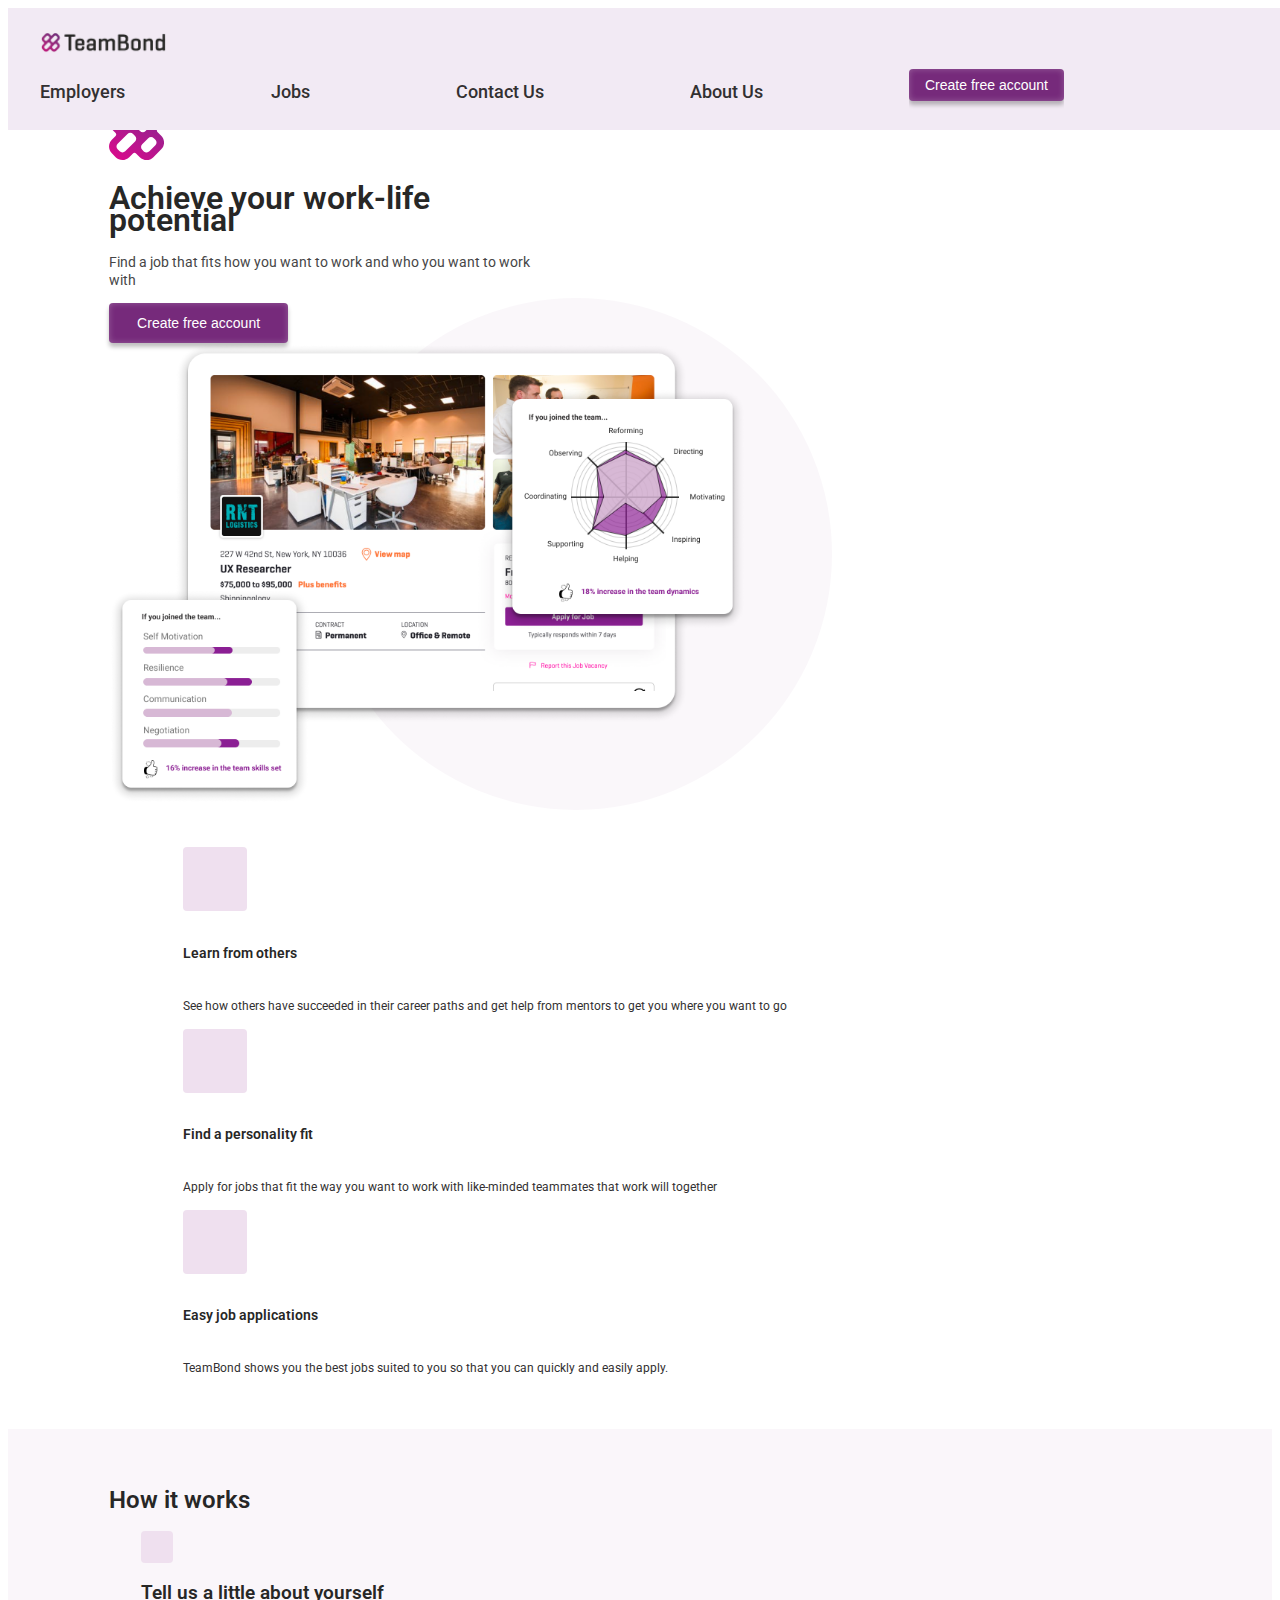
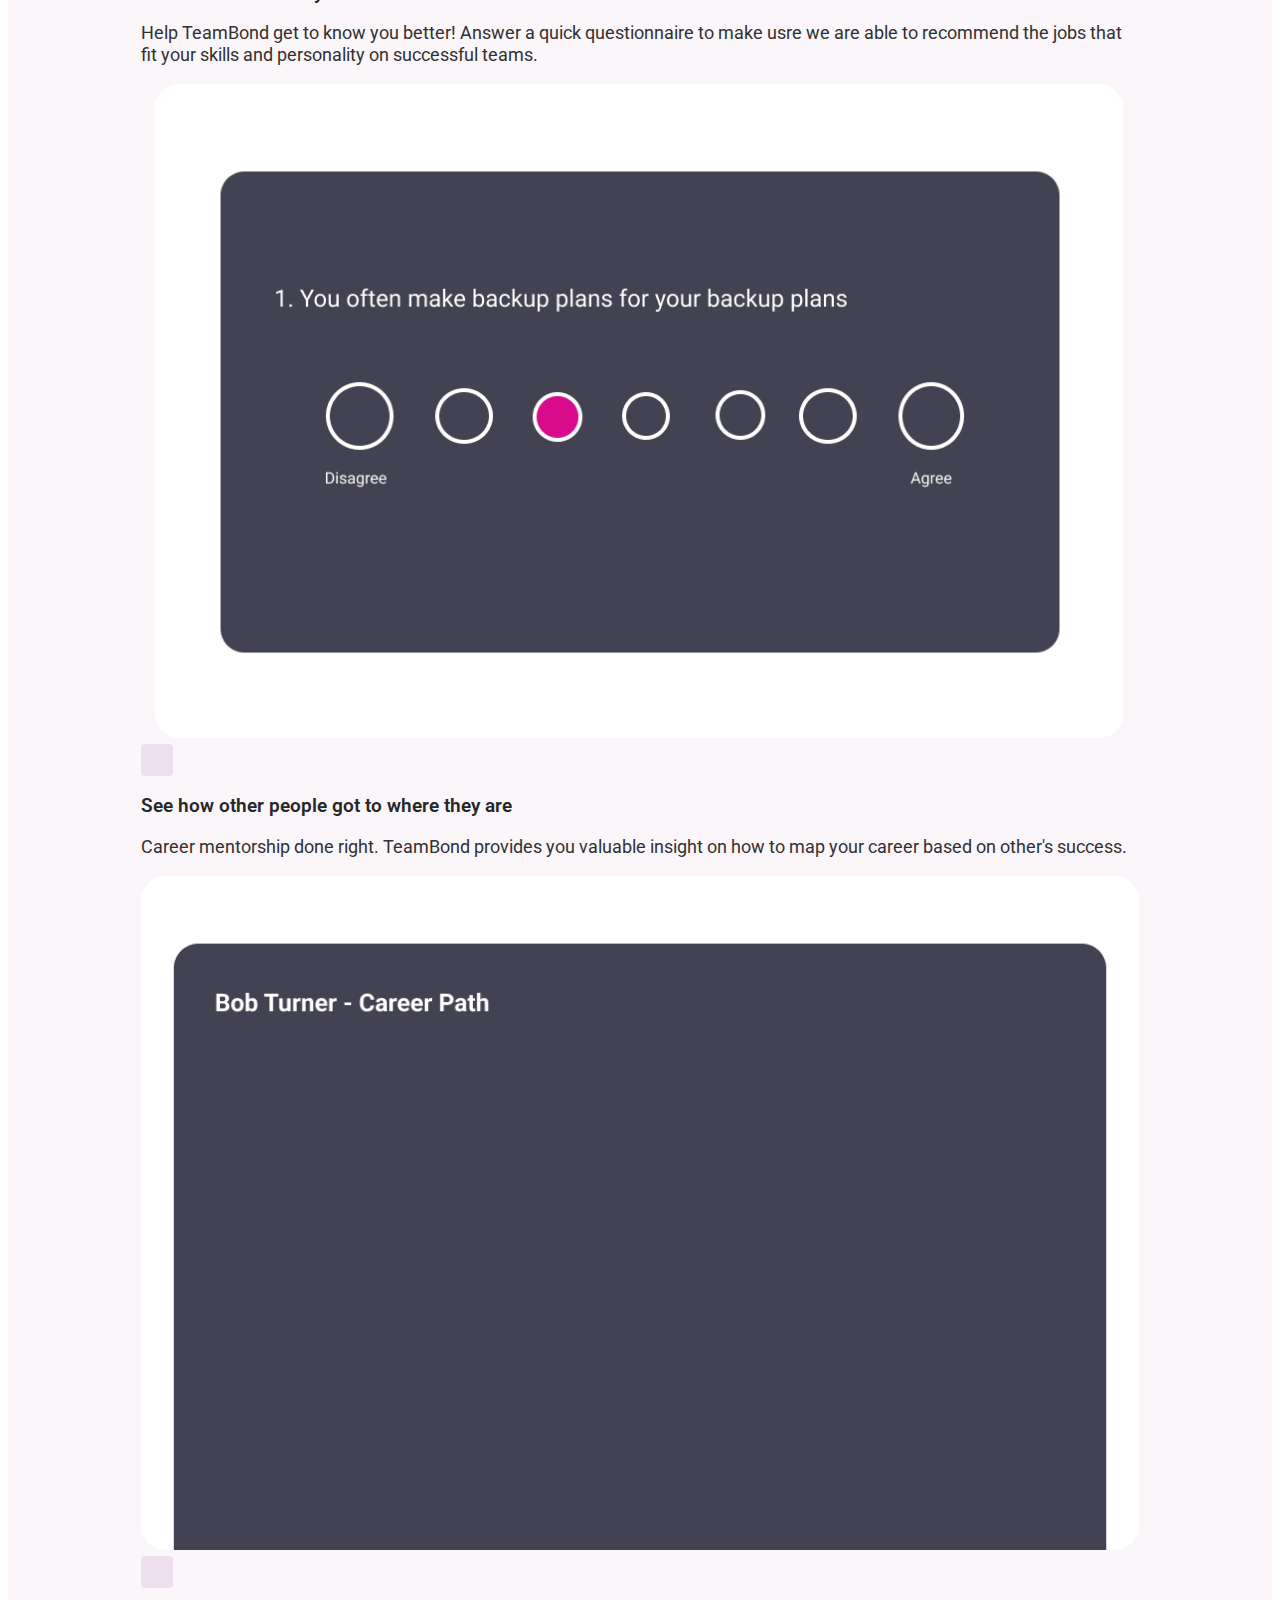
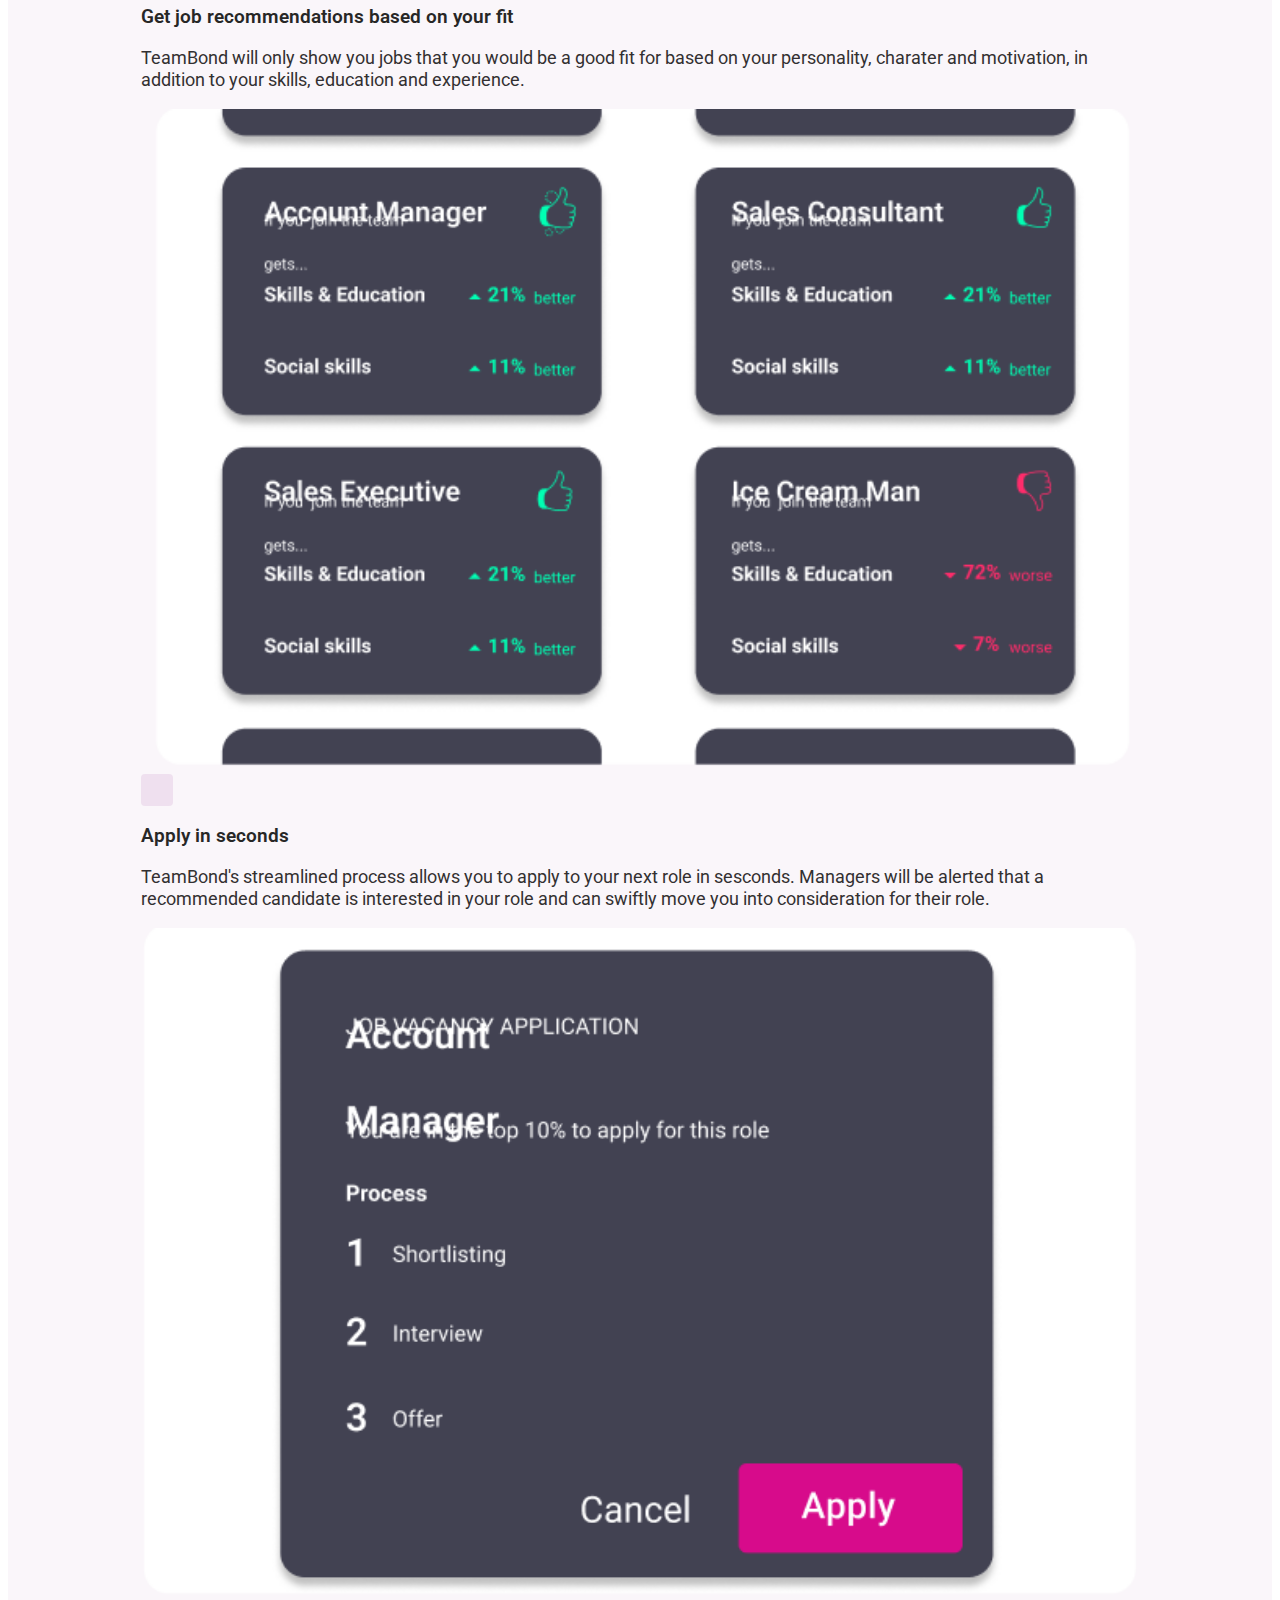
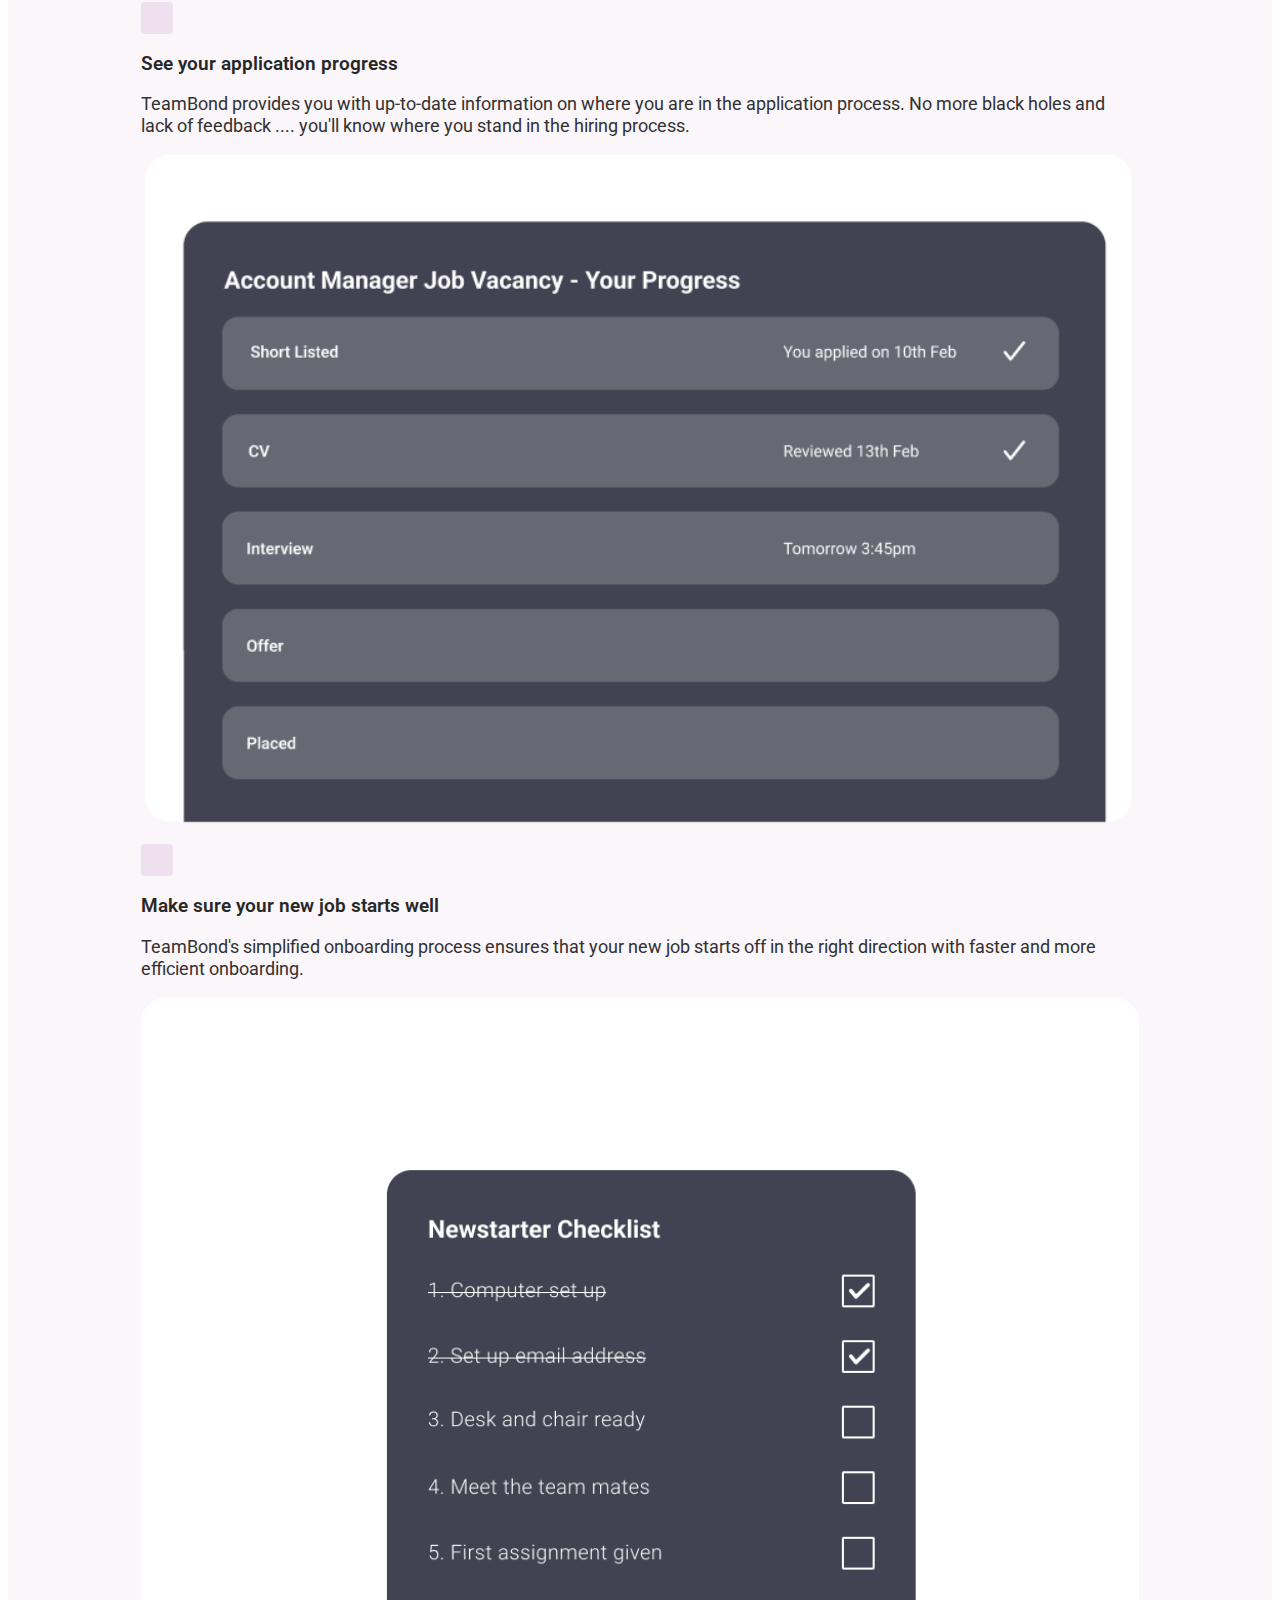
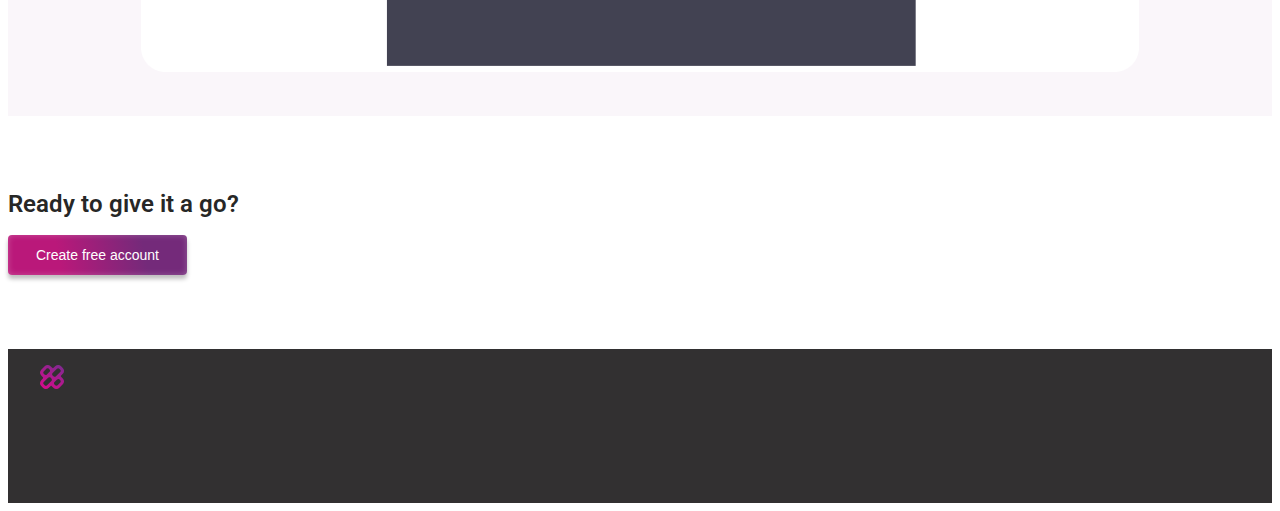
<file: components/jobs.html>
<!DOCTYPE html>
<html lang="en">

<head>
    <meta charset="utf-8">
    <meta name="viewport" content="width=device-width, initial-scale=1">

    <title>Jobs - TeamBond</title>

    <link href="./../css/index.css" rel="stylesheet">
    <link href="./../css/common.css" rel="stylesheet">
    <link href="./../css/footer.css" rel="stylesheet">
    <link rel="icon" type="image/x-icon" href="./../img/logo_symbol.svg">

    <!-- Latest compiled and minified CSS -->
    <link href="https://cdn.jsdelivr.net/npm/bootstrap@5.0.2/dist/css/bootstrap.min.css" rel="stylesheet"
        integrity="sha384-EVSTQN3/azprG1Anm3QDgpJLIm9Nao0Yz1ztcQTwFspd3yD65VohhpuuCOmLASjC" crossorigin="anonymous">

    <!-- jQuery library -->
    <script src="https://ajax.googleapis.com/ajax/libs/jquery/3.6.0/jquery.min.js"></script>

    <!-- Latest compiled JavaScript -->
    <script src="https://cdn.jsdelivr.net/npm/bootstrap@5.0.2/dist/js/bootstrap.bundle.min.js"
        integrity="sha384-MrcW6ZMFYlzcLA8Nl+NtUVF0sA7MsXsP1UyJoMp4YLEuNSfAP+JcXn/tWtIaxVXM"
        crossorigin="anonymous"></script>

    <script src="../js/index.js"></script>

    <link rel="preconnect" href="https://fonts.googleapis.com">
    <link rel="preconnect" href="https://fonts.gstatic.com" crossorigin>
    <link href="https://fonts.googleapis.com/css2?family=Roboto:wght@300;400;500;700;900&display=swap" rel="stylesheet">

    <script>
    </script>
</head>

<body>
    <!-- header -->
    <div id="headerContent" class="header-container">
        <div class="d-flex flex-row flex-wrap justify-content-between">
            <a href="../index.html" class="hover pe-4"><img src="../img/logo_dark.png" width="127" height="21"></a>
            <input id="menu-toggle" type="checkbox" onclick="menuToggle()"/>
            <label class="menu-button-container" for="menu-toggle">
            <div class="menu-button"></div>
          </label>
            <ul class="d-flex flex-row flex-wrap align-items-center menu">
                <li><a href="employers.html" class="hover link semi-bold">Employers</a></li>
                <li><a href="jobs.html" class="hover link semi-bold">Jobs</a></li>
                <li><a href="contact.html" class="hover link semi-bold">Contact Us</a></li>
                <li><a href="aboutus.html" class="hover link semi-bold">About Us</a></li>
                <li><button class="primary-button button-shadow header-button">Create free account</button></li>
            </ul>
        </div>
    </div>

    <!-- First view after load -->
    <div class="d-flex flex-md-row flex-column align-items-center home-container" id="firstItem">
        <div class="home-left-section pe-md-4">
            <img src="./../img/logo_symbol.svg" class="home-container-logo d-none d-md-block mb-md-4" width="55px"
                height="55px">
            <h1 class="display-4">Achieve your work-life potential</h1>
            <p class="dark-gray small-text my-3">Find a job that fits how you want to work and who you want to
                work with
            </p>
            <button class="primary-button button-shadow mt-3">Create free account</button>
        </div>
        <div class="home-right-section">
            <img src="./../img/jobs/image_jobs.png" class="home-image">
        </div>
        <div class="background-circle"></div>
    </div>

    <div class="goals-container d-flex flex-md-row flex-column">
        <div class="d-flex flex-md-column align-items-start align-items-md-center text-md-center">
            <div class="big-square-mark mb-4"></div>
            <div class="ms-4 ms-md-0">
                <h6 class="small-text">Learn from others</h6>
                <p class="extra-small-text">See how others have succeeded in their career paths and get help from mentors to
                    get you where you want to go</p>
            </div>

        </div>
        <div class="d-flex flex-md-column align-items-start align-items-md-center text-md-center">
            <div class="big-square-mark mb-4"></div>
            <div class="ms-4 ms-md-0">
                <h6 class="small-text">Find a personality fit</h6>
                <p class="extra-small-text">Apply for jobs that fit the way you want to work with like-minded teammates that
                    work will together</p>
            </div>
        </div>
        <div class="d-flex flex-md-column align-items-start align-items-md-center text-md-center">
            <div class="big-square-mark mb-4"></div>
            <div class="ms-4 ms-md-0">
                <h6 class="small-text">Easy job applications</h6>
                <p class="extra-small-text">TeamBond shows you the best jobs suited to you so that you can quickly and easily
                    apply.</p>
            </div>
        </div>
    </div>

    <!-- How it works -->
    <div class="tab-content">
        <div class="pink-background tabs-container">
            <div class="custom-nav-tabs d-flex justify-content-center flex-row">
                <h2 class="px-4">How it works</h2>
            </div>
            <div
                class="container tab-content d-flex flex-column flex-md-row align-items-md-center flex-custom-space-between py-4 py-md-5">
                <div class="col-md-6">
                    <div class="square-mark"></div>
                    <h3 class="pt-4 pb-4">Tell us a little about yourself</h3>
                    <p>Help TeamBond get to know you better! Answer a quick questionnaire to make usre we are able to
                        recommend the jobs that fit your skills and personality on successful teams.
                    </p>
                </div>
                <div class="col-md-6">
                    <img src="./../img/jobs/image_1.png" class="subsection-image">
                </div>
            </div>

            <div
                class="container tab-content d-flex flex-column flex-md-row align-items-md-center flex-custom-space-between py-4 py-md-5">
                <div class="col-md-6 order-md-2">
                    <div class="square-mark"></div>
                    <h3 class="pt-4 pb-4">See how other people got to where they are</h3>
                    <p>Career mentorship done right. TeamBond provides you valuable insight on how to map your career
                        based on other's success.
                    </p>
                </div>
                <div class="col-md-6 order-md-1">
                    <img src="./../img/jobs/image_2.png" class="subsection-image">
                </div>
            </div>

            <div
                class="container tab-content d-flex flex-column flex-md-row align-items-md-center flex-custom-space-between py-4 py-md-5">
                <div class="col-md-6">
                    <div class="square-mark"></div>
                    <h3 class="pt-4 pb-4">Get job recommendations based on your fit</h3>
                    <p>TeamBond will only show you jobs that you would be a good fit for based on your personality,
                        charater and motivation, in addition to your skills, education and experience.
                    </p>
                </div>
                <div class="col-md-6">
                    <img src="./../img/jobs/image_3.png" class="subsection-image">
                </div>
            </div>

            <div
                class="container tab-content d-flex flex-column flex-md-row align-items-md-center flex-custom-space-between py-4 py-md-5">
                <div class="col-md-6 order-md-2">
                    <div class="square-mark"></div>
                    <h3 class="pt-4 pb-4">Apply in seconds</h3>
                    <p>TeamBond's streamlined process allows you to apply to your next role in sesconds. Managers will
                        be alerted that a recommended candidate is interested in your role and can swiftly move you into
                        consideration for their role.
                    </p>
                </div>
                <div class="col-md-6 order-md-1">
                    <img src="./../img/jobs/image_4.png" class="subsection-image">
                </div>
            </div>

            <div
                class="container tab-content d-flex flex-column flex-md-row align-items-md-center flex-custom-space-between py-4 py-md-5">
                <div class="col-md-6">
                    <div class="square-mark"></div>
                    <h3 class="pt-4 pb-4">See your application progress</h3>
                    <p>TeamBond provides you with up-to-date information on where you are in the application process. No
                        more black holes and lack of feedback .... you'll know where you stand in the hiring process.
                    </p>
                </div>
                <div class="col-md-6">
                    <img src="./../img/jobs/image_5.png" class="subsection-image">
                </div>
            </div>

            <div
                class="container tab-content d-flex flex-column flex-md-row align-items-md-center flex-custom-space-between py-4 py-md-5">
                <div class="col-md-6 order-md-2">
                    <div class="square-mark"></div>
                    <h3 class="pt-4 pb-4">Make sure your new job starts well</h3>
                    <p>TeamBond's simplified onboarding process ensures that your new job starts off in the right
                        direction with faster and more efficient onboarding.
                    </p>
                </div>
                <div class="col-md-6 order-md-1">
                    <img src="./../img/jobs/image_6.png" class="subsection-image">
                </div>
            </div>
        </div>
    </div>

    <div class="container-fluid text-center ready-section">
        <h2 class="pb-3">Ready to give it a go?</h2>
        <button class="gradient-button button-shadow">Create free account</button>
    </div>

    <!-- footer -->
    <div id="footerContent">
        <div class="charcoal-background footer-container">
            <div class="container-fluid d-flex flex-sm-row flex-column justify-content-center align-items-center footer-subcontainer">
                <div class="footer-image d-flex flex-row justify-content-center align-items-center m-0 px-4 px-md-0">
                    <img src="./../img/logo_symbol.svg">
                    <p class="footer-logo-text text-white mb-0 ms-3">TeamBond</p>
                </div>
                <div class="d-flex flex-column flex-sm-row">
                    <a href="javascript: void(0)" class="link text-white px-4">Privacy Policy</a>
                    <a href="javascript: void(0)" class="link text-white px-4">Terms &amp; Conditions</a>
                    <a href="javascript: void(0)" class="link text-white px-4">Cookie Policy</a>
                </div>
            </div>
        </div>
    </div>
</body>

</html>
</file>
<file: css/index.css>
/* header css */

.header-container {
    padding: 1em 2em;
    background-color: #F2EAF4;
    position: fixed;
    width: 100%;
}
.header-container a {
    font-size: 1.125rem;
    line-height: 2.5em;
}
.active-header-link {
    background: #F2EAF4;
    border-radius: 8px;
}

ul {
    list-style-type: none;
    width: 80%;
    justify-content: space-between;
}

.menu {
    display: flex;
    flex-direction: row;
    list-style-type: none;
    margin: 0;
    padding: 0;
  }
  
  .menu > li {
    overflow: hidden;
    width: auto;
  }

  .home-container-logo{
    padding-top: 2%;
  }
  
  .menu-button-container {
    display: none;
    height: 100%;
    padding-top: 3.5%;
    width: 30px;
    cursor: pointer;
    flex-direction: row;
    justify-content: center;
    align-items: center;
  }
  
  #menu-toggle {
    display: none;
  }
  
  .menu-button,
  .menu-button::before,
  .menu-button::after {
    display: block;
    background-color: #fff;
    position: absolute;
    height: 4px;
    width: 30px;
    transition: transform 400ms cubic-bezier(0.23, 1, 0.32, 1);
    border-radius: 2px;
    margin-bottom: 2%;
  }

  .menu-button::before {
    content: '';
    margin-top: -8px;
  }
  
  .menu-button::after {
    content: '';
    margin-top: 8px;
  }
  
  #menu-toggle:checked + .menu-button-container .menu-button::before {
    margin-top: 0px;
    transform: rotate(405deg);
  }
  
  #menu-toggle:checked + .menu-button-container .menu-button {
    background: rgba(255, 255, 255, 0);
  }
  
  #menu-toggle:checked + .menu-button-container .menu-button::after {
    margin-top: 0px;
    transform: rotate(-405deg);
  }
  
  @media (max-width: 900px) {
    .menu-button-container {
      display: flex;
    }
    .menu {
      position: absolute;
      top: 0;
      margin-top: 50px;
      left: 0;
      flex-direction: column;
      width: 100%;
      justify-content: center;
      align-items: center;
    }

    #menu-toggle ~ .menu li {
      height: 0;
      margin: 0;
      padding: 0;
      border: 0;
      transition: height 400ms cubic-bezier(0.23, 1, 0.32, 1);
    }
    #menu-toggle:checked ~ .menu li {
      border: 1px solid #333;
      height: 2.5em;
      transition: height 400ms cubic-bezier(0.23, 1, 0.32, 1);
    }

    #menu-toggle:checked ~ .menu li .header-button {
        background-color: transparent;
        box-shadow: none;
        height: 2.5em;
        transition: height 400ms cubic-bezier(0.23, 1, 0.32, 1);
        font-size: 1.125rem !important;
        padding: 0;
      }

    .menu > li {
      display: flex;
      justify-content: center;
      margin: 0;
      padding: 0.5em 0;
      width: 100%;
      color: white;
      background-color: gray;
      z-index: 1;
    }
    .menu > li:not(:last-child) {
      border-bottom: 1px solid #444;
    }

    .header-button:hover {
        color: black;
    }

    .first-text{
        margin-top: 10%;
    }    
  }

.toggled-menu {
    padding-bottom: 16.9rem !important;
}

.header-button {
    padding: 0.5rem 1rem;
    text-decoration: none;
    color: white
}

.menu-icon > div {
    width: 25px;
    height: 3px;
    background-color: rgba(0, 0, 0, 0.8);
    margin: 4px 0;
}

/* first view css */
.home-container {
    padding: 7% 8% 0% 8%;
}

.home-left-section {
    width: 40%;
}
.home-right-section {
    width: 60%;
}
.home-image {
    width: inherit;
    max-width: 100%;
    min-width: 100%;
}

/* goals css */
.goals-container {
    padding: 3% 8%;
}
.goals-container > div {
    padding-left: 7%;
    padding-right: 7%;
}
.goals-container p {
    line-height: 1.375rem!important;
}

/* tabs css */
.custom-nav-tabs.nav-tabs {
    border: none;
    /* padding: 0% 10%; */
}
.custom-nav-tabs .nav-link {
    border: none!important;
    border-radius: 16px 16px 0px 0px!important;
    font-size: calc(1.325rem + .9vw)!important;
    color: #818174;
    /* width: 50%; */
}
.custom-nav-tabs .nav-link:hover {
    color: #323031;
}
.custom-nav-tabs .nav-link.active {
    font-weight: 600;
    color: #323031!important;
    border: none!important;
    background-color: #FAF6FA!important;
}

.flex-custom-space-between > div {
    padding: 0 2rem;
}

.tabs-container {
    padding: 2.5rem 8% 3% 8%;
}

.tabs-container p {
    font-size: 1.125rem;
}

.tabs-container a {
    font-size: 1.125rem;
}

.subsection-image {
    width: 100%;
}

.ready-section {
    padding: calc(2rem + 2vw) 0rem calc(3rem + 2vw) 0rem;
}

@media only screen and (max-width: 900px) {
    .home-container > div:first-child {
        margin-bottom: 32px;
    }
    .home-container {
        padding: 7% 8% 3% 8%;
    }
    .home-container > div {
        width: 100%;
    }
    .goals-container {
        padding: 5%;
        padding-top: 7.5%;
    }
    .goals-container > div {
        padding: 0%;
    }
    .goals-container >div:not(:last-child) {
        margin-bottom: 5%;
    }
    .flex-custom-space-between > div {
        padding: 0!important;
    }
    .flex-custom-space-between > div:not(:last-child) {
        margin-bottom: 5%;
    }

    .custom-nav-tabs .nav-link {
        color: #818174;
        width: 50%;
    }
}

@media only screen and (max-width: 600px) {
    .flex-custom-space-between > div:not(:last-child) {
        margin-bottom: 10%;
    }
    .home-container {
        padding: 7% 5% 3% 5%;
    }
    .tabs-container {
        padding: 2rem 5% 3% 5%;
    }
}
</file>
<file: css/common.css>
body {
    font-family: 'Roboto', sans-serif;
    color: #323031!important;
    line-height: 1.375rem!important;
}

/* defining colors */
.primary-color {
    color: #80298F!important;
}

.dark-gray {
    color: #464646;
}

/* common background colours */
.charcoal-background {
    background-color: #323031;
}

.pink-background {
    background-color: #FAF6FA;
}

/* font styles */
h1, h2, h3, h4, h5, h6 {
    font-weight: 600!important;
    color: #272726;
}

.bold {
    font-weight: 600!important;
}

.semi-bold {
    font-weight: 500!important;
}

.small-text {
    font-size: 0.875rem;
    line-height: 1.125rem;
}

.extra-small-text {
    font-size: 0.75rem;
}

/* defining common button styles */
button {
    outline: none;
    border: none;
    font-size: 0.875rem!important;
    padding: 0.75rem 1.75rem;
}

.gradient-button {
    background: linear-gradient(258.4deg,#742A7A 24.48%,#BA187A 71.1%);
    color: #fff;
    border-radius: 4px;
}

.primary-button {
    background-color: #762A7B;
    color: #fff;
    border-radius: 4px;
}

.button-shadow {
    box-shadow: 0 4px 4px #00000040, inset 0 0 6px #ffffff40;
}

/* other styles */
.hover:hover {
    cursor: pointer;
}

.link {
    text-decoration: none;
    color: inherit;
}

.link:hover {
    color: initial;
}

.square-mark {
    min-height: 2rem;
    min-width: 2rem;
    max-width: 2rem;
    max-height: 2rem;
    background-color: #EFE0EF;
    border-radius: 4px;
}

.big-square-mark {
    min-height: 4rem;
    min-width: 4rem;
    max-width: 4rem;
    max-height: 4rem;
    background-color: #EFE0EF;
    border-radius: 4px;
}

.background-circle {
    background-color: #762A7B;
    z-index: -2;
    opacity: 0.04;
    width: 40vw;
    height: 40vw;
    position: absolute;
    border-radius: 50%;
    left: 25vw;
    bottom: 10%;
}

@media only screen and (max-width: 900px) {
    .background-circle {
        left: initial;
        bottom: initial;
        width: 40vw!important;
        top: 0;
        right: 15vw;
    }
}

@media only screen and (max-width: 600px) {
    .big-square-mark {
        min-height: 3rem;
        min-width: 3rem;
        max-width: 3rem;
        max-height: 3rem;
    }
}
</file>
<file: css/footer.css>
.footer-container {
    padding: 1em 2em;
}

.footer-container a {
    font-weight: 500;
}

.footer-subcontainer {
    position: relative;
}

.footer-image {
    position: relative;
    left: 0;
}

.footer-logo-text {
    font-size: 24px;
    font-weight: 600;
}

.footer-text-box {
    display: block;
    text-align: center;
}

@media only screen and (max-width: 576px) {
    .footer-text-box {
        display: block;
        line-height: 2.5em;
        text-align: center;
    }

    .footer-text-box a {
        padding: 0% 4%;
    }
}
</file>
